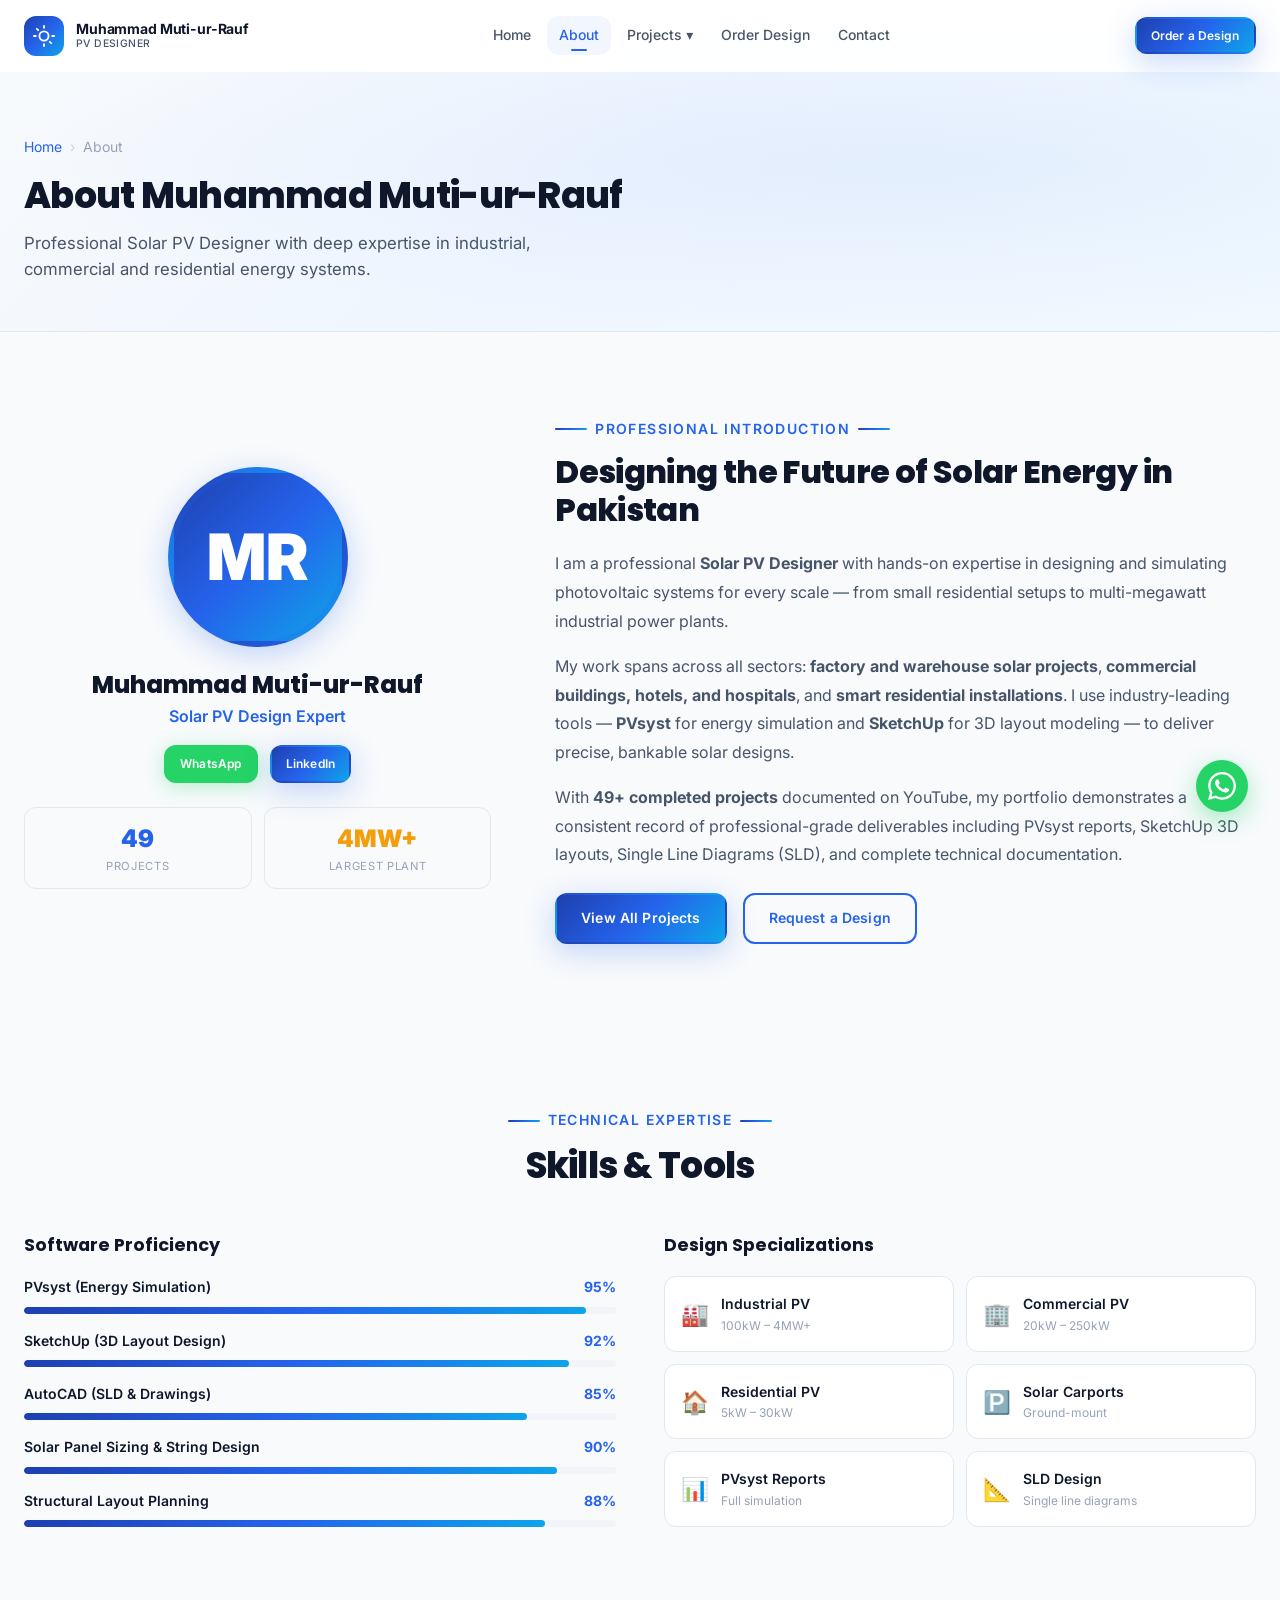
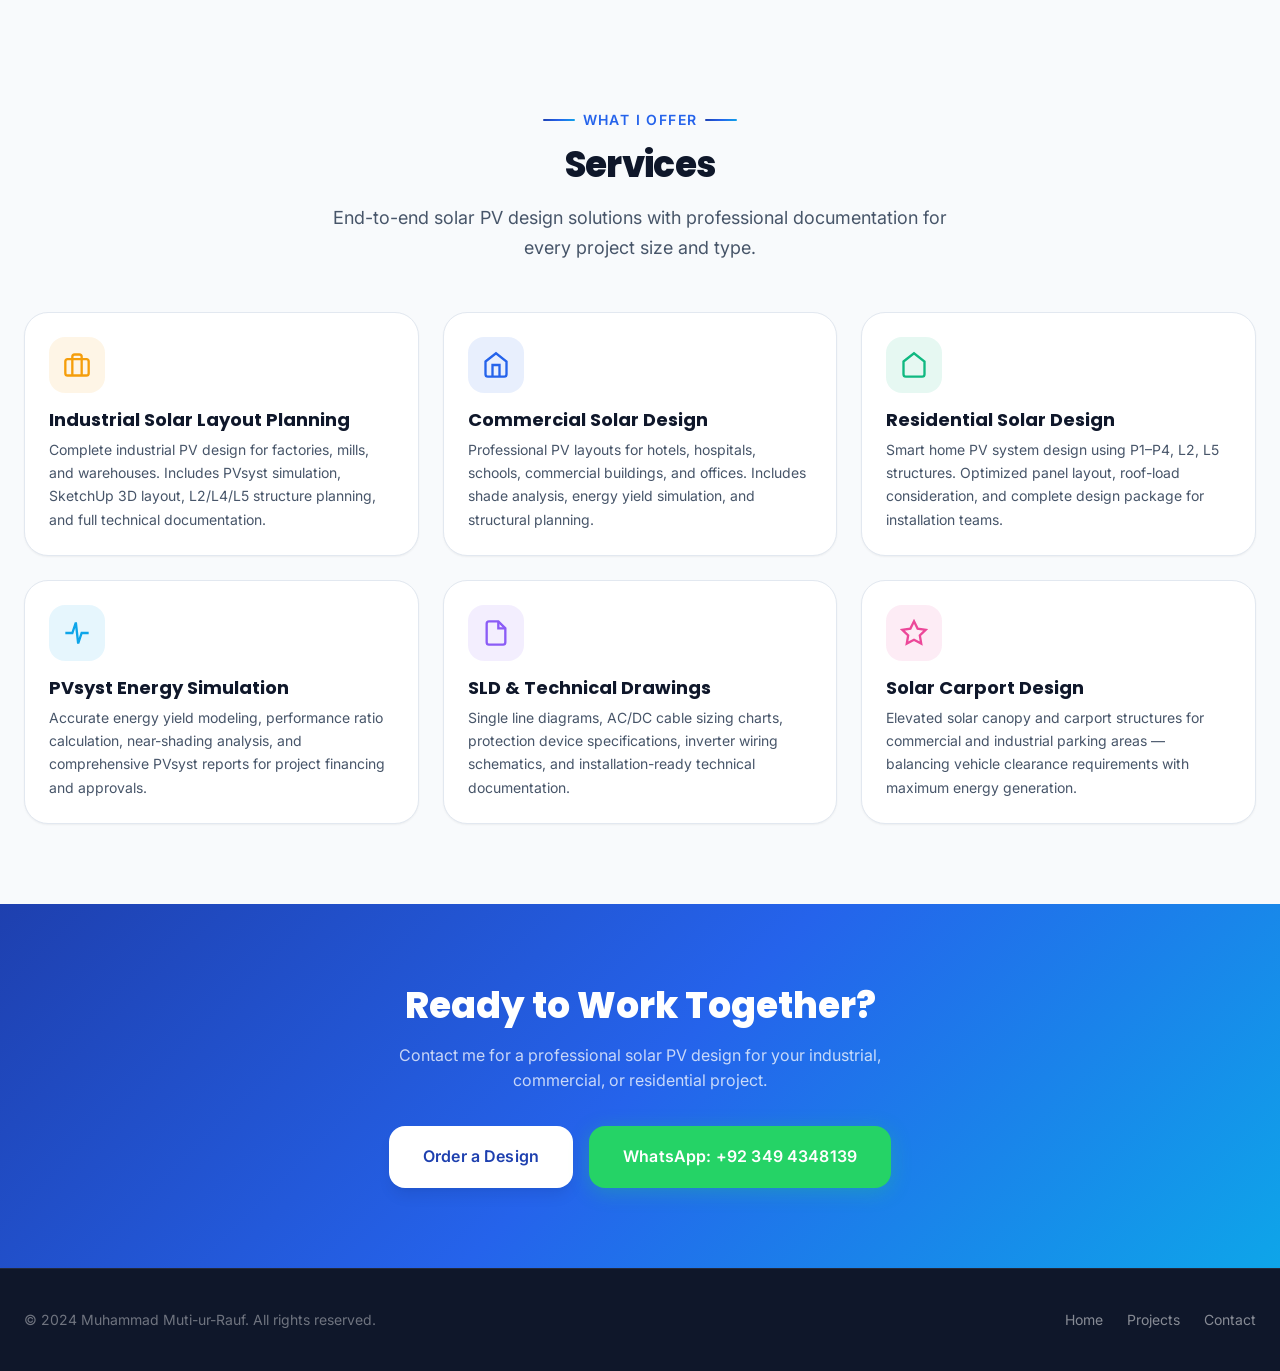
<file: about.html>
<!DOCTYPE html>
<html lang="en">
<head>
  <meta charset="UTF-8"/><meta name="viewport" content="width=device-width, initial-scale=1.0"/>
  <title>About | Muhammad Muti-ur-Rauf — Solar PV Designer</title>
  <meta name="description" content="Learn about Muhammad Muti-ur-Rauf — a professional Solar PV Designer with expertise in PVsyst, SketchUp, SLD design, and 49+ completed solar projects in Pakistan."/>
  <link rel="icon" type="image/svg+xml" href="data:image/svg+xml,<svg xmlns='http://www.w3.org/2000/svg' viewBox='0 0 32 32'><rect width='32' height='32' rx='8' fill='%231E40AF'/></svg>"/>
  <link rel="stylesheet" href="assets/css/main.css"/>
  <link rel="stylesheet" href="assets/css/components.css"/>
  <link rel="stylesheet" href="assets/css/animations.css"/>
</head>
<body>
<div id="loading-screen"><div class="loader-logo"><svg viewBox="0 0 24 24" fill="none" stroke="currentColor" stroke-width="2"><path d="M12 2L2 7l10 5 10-5-10-5z"/><path d="M2 17l10 5 10-5"/><path d="M2 12l10 5 10-5"/></svg></div><div class="loader-bar"><div class="loader-bar-fill"></div></div><span class="loader-text">Loading...</span></div>

<nav class="navbar"><div class="container navbar-inner">
  <a href="index.html" class="navbar-brand"><div class="navbar-logo"><svg viewBox="0 0 24 24" fill="none" stroke="currentColor" stroke-width="2" stroke-linecap="round" stroke-linejoin="round"><circle cx="12" cy="12" r="5"/><line x1="12" y1="1" x2="12" y2="3"/><line x1="12" y1="21" x2="12" y2="23"/><line x1="4.22" y1="4.22" x2="5.64" y2="5.64"/><line x1="18.36" y1="18.36" x2="19.78" y2="19.78"/><line x1="1" y1="12" x2="3" y2="12"/><line x1="21" y1="12" x2="23" y2="12"/></svg></div><div class="navbar-brand-text"><span class="navbar-brand-name">Muhammad Muti-ur-Rauf</span><span class="navbar-brand-title">PV Designer</span></div></a>
  <ul class="navbar-nav"><li><a href="index.html" class="nav-link">Home</a></li><li><a href="about.html" class="nav-link active">About</a></li><li class="nav-item-dropdown"><a href="projects.html" class="nav-link">Projects ▾</a><div class="nav-dropdown"><a href="projects.html" class="nav-dropdown-link">All Projects</a><a href="industrial.html" class="nav-dropdown-link">Industrial</a><a href="commercial.html" class="nav-dropdown-link">Commercial</a><a href="residential.html" class="nav-dropdown-link">Residential</a></div></li><li><a href="order.html" class="nav-link">Order Design</a></li><li><a href="contact.html" class="nav-link">Contact</a></li></ul>
  <div class="navbar-actions"><a href="order.html" class="btn btn-primary btn-sm btn-ripple">Order a Design</a></div>
  <button class="hamburger" id="hamburger" aria-label="Open menu" aria-expanded="false"><span></span><span></span><span></span></button>
</div></nav>
<div class="mobile-menu" id="mobile-menu"><a href="index.html" class="mobile-nav-link">🏠 Home</a><a href="about.html" class="mobile-nav-link active">👤 About Me</a><a href="projects.html" class="mobile-nav-link">📁 All Projects</a><a href="industrial.html" class="mobile-nav-link">🏭 Industrial</a><a href="commercial.html" class="mobile-nav-link">🏢 Commercial</a><a href="residential.html" class="mobile-nav-link">🏠 Residential</a><a href="order.html" class="mobile-nav-link">📋 Order Design</a><a href="contact.html" class="mobile-nav-link">📞 Contact</a></div>

<!-- Page Hero -->
<section class="page-hero">
  <div class="container page-hero-content">
    <div class="breadcrumbs"><a href="index.html">Home</a><span class="separator">›</span><span>About</span></div>
    <h1 class="section-title" style="text-align:left; margin-bottom: 0.75rem">About Muhammad Muti-ur-Rauf</h1>
    <p style="color:var(--color-text-secondary);font-size:1.05rem;max-width:600px">Professional Solar PV Designer with deep expertise in industrial, commercial and residential energy systems.</p>
  </div>
</section>

<!-- INTRO -->
<section class="section">
  <div class="container">
    <div style="display:grid; grid-template-columns: 1fr 1.5fr; gap: 4rem; align-items: center;">
      <div class="reveal-left" style="text-align:center">
        <div style="width:180px;height:180px;border-radius:50%;background:var(--gradient-primary);display:flex;align-items:center;justify-content:center;margin:0 auto 1.5rem;font-size:4rem;font-weight:900;color:white;border:6px solid rgba(37,99,235,0.2);box-shadow:var(--shadow-blue)">MR</div>
        <h2 style="font-size:1.5rem;font-weight:800;margin-bottom:0.25rem">Muhammad Muti-ur-Rauf</h2>
        <p style="color:var(--color-primary-light);font-weight:600;margin-bottom:1rem">Solar PV Design Expert</p>
        <div style="display:flex;gap:0.75rem;justify-content:center;flex-wrap:wrap">
          <a href="https://wa.me/923494348139" target="_blank" rel="noopener" class="btn btn-whatsapp btn-sm">WhatsApp</a>
          <a href="https://www.linkedin.com/in/muhammad-muti-ur-rauf-4349bb377/" target="_blank" rel="noopener" class="btn btn-primary btn-sm">LinkedIn</a>
        </div>
        <div style="display:grid;grid-template-columns:1fr 1fr;gap:0.75rem;margin-top:1.5rem">
          <div style="background:var(--color-bg);border:1px solid var(--color-border);border-radius:0.75rem;padding:0.75rem;text-align:center"><div style="font-size:1.5rem;font-weight:900;color:var(--color-primary-light)" data-count="49">0</div><div style="font-size:0.7rem;color:var(--color-text-muted);text-transform:uppercase;letter-spacing:0.06em">Projects</div></div>
          <div style="background:var(--color-bg);border:1px solid var(--color-border);border-radius:0.75rem;padding:0.75rem;text-align:center"><div style="font-size:1.5rem;font-weight:900;color:var(--color-solar)">4MW+</div><div style="font-size:0.7rem;color:var(--color-text-muted);text-transform:uppercase;letter-spacing:0.06em">Largest Plant</div></div>
        </div>
      </div>
      <div class="reveal-right">
        <div class="section-label" style="justify-content:flex-start">Professional Introduction</div>
        <h2 style="font-size:2rem;font-weight:800;margin-bottom:1.25rem;letter-spacing:-0.02em">Designing the Future of Solar Energy in Pakistan</h2>
        <p style="color:var(--color-text-secondary);line-height:1.8;margin-bottom:1rem">
          I am a professional <strong>Solar PV Designer</strong> with hands-on expertise in designing and simulating photovoltaic systems for every scale — from small residential setups to multi-megawatt industrial power plants.
        </p>
        <p style="color:var(--color-text-secondary);line-height:1.8;margin-bottom:1rem">
          My work spans across all sectors: <strong>factory and warehouse solar projects</strong>, <strong>commercial buildings, hotels, and hospitals</strong>, and <strong>smart residential installations</strong>. I use industry-leading tools — <strong>PVsyst</strong> for energy simulation and <strong>SketchUp</strong> for 3D layout modeling — to deliver precise, bankable solar designs.
        </p>
        <p style="color:var(--color-text-secondary);line-height:1.8;margin-bottom:1.5rem">
          With <strong>49+ completed projects</strong> documented on YouTube, my portfolio demonstrates a consistent record of professional-grade deliverables including PVsyst reports, SketchUp 3D layouts, Single Line Diagrams (SLD), and complete technical documentation.
        </p>
        <div style="display:flex;gap:1rem;flex-wrap:wrap">
          <a href="projects.html" class="btn btn-primary btn-ripple">View All Projects</a>
          <a href="order.html" class="btn btn-outline btn-ripple">Request a Design</a>
        </div>
      </div>
    </div>
  </div>
</section>

<!-- SKILLS -->
<section class="section" style="background:var(--color-bg);">
  <div class="container">
    <div class="section-header">
      <div class="section-label">Technical Expertise</div>
      <h2 class="section-title">Skills &amp; Tools</h2>
    </div>
    <div style="display:grid;grid-template-columns:1fr 1fr;gap:3rem">
      <div class="reveal-left">
        <h3 style="font-size:1.1rem;font-weight:700;margin-bottom:1.25rem;color:var(--color-text)">Software Proficiency</h3>
        <div class="skill-item"><div class="skill-top"><span class="skill-name">PVsyst (Energy Simulation)</span><span class="skill-pct">95%</span></div><div class="skill-bar"><div class="skill-fill" data-width="95%"></div></div></div>
        <div class="skill-item"><div class="skill-top"><span class="skill-name">SketchUp (3D Layout Design)</span><span class="skill-pct">92%</span></div><div class="skill-bar"><div class="skill-fill" data-width="92%"></div></div></div>
        <div class="skill-item"><div class="skill-top"><span class="skill-name">AutoCAD (SLD &amp; Drawings)</span><span class="skill-pct">85%</span></div><div class="skill-bar"><div class="skill-fill" data-width="85%"></div></div></div>
        <div class="skill-item"><div class="skill-top"><span class="skill-name">Solar Panel Sizing &amp; String Design</span><span class="skill-pct">90%</span></div><div class="skill-bar"><div class="skill-fill" data-width="90%"></div></div></div>
        <div class="skill-item"><div class="skill-top"><span class="skill-name">Structural Layout Planning</span><span class="skill-pct">88%</span></div><div class="skill-bar"><div class="skill-fill" data-width="88%"></div></div></div>
      </div>
      <div class="reveal-right">
        <h3 style="font-size:1.1rem;font-weight:700;margin-bottom:1.25rem;color:var(--color-text)">Design Specializations</h3>
        <div style="display:grid;grid-template-columns:1fr 1fr;gap:0.75rem">
          <div style="background:white;border:1px solid var(--color-border);border-radius:0.75rem;padding:1rem;display:flex;align-items:center;gap:0.75rem"><span style="font-size:1.4rem">🏭</span><div><div style="font-weight:600;font-size:0.875rem">Industrial PV</div><div style="font-size:0.75rem;color:var(--color-text-muted)">100kW – 4MW+</div></div></div>
          <div style="background:white;border:1px solid var(--color-border);border-radius:0.75rem;padding:1rem;display:flex;align-items:center;gap:0.75rem"><span style="font-size:1.4rem">🏢</span><div><div style="font-weight:600;font-size:0.875rem">Commercial PV</div><div style="font-size:0.75rem;color:var(--color-text-muted)">20kW – 250kW</div></div></div>
          <div style="background:white;border:1px solid var(--color-border);border-radius:0.75rem;padding:1rem;display:flex;align-items:center;gap:0.75rem"><span style="font-size:1.4rem">🏠</span><div><div style="font-weight:600;font-size:0.875rem">Residential PV</div><div style="font-size:0.75rem;color:var(--color-text-muted)">5kW – 30kW</div></div></div>
          <div style="background:white;border:1px solid var(--color-border);border-radius:0.75rem;padding:1rem;display:flex;align-items:center;gap:0.75rem"><span style="font-size:1.4rem">🅿️</span><div><div style="font-weight:600;font-size:0.875rem">Solar Carports</div><div style="font-size:0.75rem;color:var(--color-text-muted)">Ground-mount</div></div></div>
          <div style="background:white;border:1px solid var(--color-border);border-radius:0.75rem;padding:1rem;display:flex;align-items:center;gap:0.75rem"><span style="font-size:1.4rem">📊</span><div><div style="font-weight:600;font-size:0.875rem">PVsyst Reports</div><div style="font-size:0.75rem;color:var(--color-text-muted)">Full simulation</div></div></div>
          <div style="background:white;border:1px solid var(--color-border);border-radius:0.75rem;padding:1rem;display:flex;align-items:center;gap:0.75rem"><span style="font-size:1.4rem">📐</span><div><div style="font-weight:600;font-size:0.875rem">SLD Design</div><div style="font-size:0.75rem;color:var(--color-text-muted)">Single line diagrams</div></div></div>
        </div>
      </div>
    </div>
  </div>
</section>

<!-- SERVICES -->
<section class="section">
  <div class="container">
    <div class="section-header">
      <div class="section-label">What I Offer</div>
      <h2 class="section-title">Services</h2>
      <p class="section-subtitle">End-to-end solar PV design solutions with professional documentation for every project size and type.</p>
    </div>
    <div class="grid grid-3">
      <div class="service-card reveal"><div class="service-icon" style="background:rgba(245,158,11,0.1)"><svg viewBox="0 0 24 24" fill="none" stroke="#F59E0B" stroke-width="2"><rect x="2" y="7" width="20" height="14" rx="2"/><path d="M16 21V5a2 2 0 0 0-2-2h-4a2 2 0 0 0-2 2v16"/></svg></div><h3 class="service-title">Industrial Solar Layout Planning</h3><p class="service-desc">Complete industrial PV design for factories, mills, and warehouses. Includes PVsyst simulation, SketchUp 3D layout, L2/L4/L5 structure planning, and full technical documentation.</p></div>
      <div class="service-card reveal delay-1"><div class="service-icon" style="background:rgba(37,99,235,0.1)"><svg viewBox="0 0 24 24" fill="none" stroke="#2563EB" stroke-width="2"><path d="M3 9l9-7 9 7v11a2 2 0 0 1-2 2H5a2 2 0 0 1-2-2z"/><polyline points="9 22 9 12 15 12 15 22"/></svg></div><h3 class="service-title">Commercial Solar Design</h3><p class="service-desc">Professional PV layouts for hotels, hospitals, schools, commercial buildings, and offices. Includes shade analysis, energy yield simulation, and structural planning.</p></div>
      <div class="service-card reveal delay-2"><div class="service-icon" style="background:rgba(16,185,129,0.1)"><svg viewBox="0 0 24 24" fill="none" stroke="#10B981" stroke-width="2"><path d="M3 9l9-7 9 7v11a2 2 0 0 1-2 2H5a2 2 0 0 1-2-2z"/></svg></div><h3 class="service-title">Residential Solar Design</h3><p class="service-desc">Smart home PV system design using P1–P4, L2, L5 structures. Optimized panel layout, roof-load consideration, and complete design package for installation teams.</p></div>
      <div class="service-card reveal delay-3"><div class="service-icon" style="background:rgba(14,165,233,0.1)"><svg viewBox="0 0 24 24" fill="none" stroke="#0EA5E9" stroke-width="2"><polyline points="22 12 16 12 13 21 11 3 8 12 2 12"/></svg></div><h3 class="service-title">PVsyst Energy Simulation</h3><p class="service-desc">Accurate energy yield modeling, performance ratio calculation, near-shading analysis, and comprehensive PVsyst reports for project financing and approvals.</p></div>
      <div class="service-card reveal delay-4"><div class="service-icon" style="background:rgba(139,92,246,0.1)"><svg viewBox="0 0 24 24" fill="none" stroke="#8B5CF6" stroke-width="2"><path d="M14 2H6a2 2 0 0 0-2 2v16a2 2 0 0 0 2 2h12a2 2 0 0 0 2-2V8z"/><polyline points="14 2 14 8 20 8"/></svg></div><h3 class="service-title">SLD &amp; Technical Drawings</h3><p class="service-desc">Single line diagrams, AC/DC cable sizing charts, protection device specifications, inverter wiring schematics, and installation-ready technical documentation.</p></div>
      <div class="service-card reveal delay-5"><div class="service-icon" style="background:rgba(236,72,153,0.1)"><svg viewBox="0 0 24 24" fill="none" stroke="#EC4899" stroke-width="2"><polygon points="12 2 15.09 8.26 22 9.27 17 14.14 18.18 21.02 12 17.77 5.82 21.02 7 14.14 2 9.27 8.91 8.26 12 2"/></svg></div><h3 class="service-title">Solar Carport Design</h3><p class="service-desc">Elevated solar canopy and carport structures for commercial and industrial parking areas — balancing vehicle clearance requirements with maximum energy generation.</p></div>
    </div>
  </div>
</section>

<!-- CTA -->
<section style="background:var(--gradient-primary);padding:5rem 0;">
  <div class="container" style="text-align:center">
    <h2 style="font-size:clamp(1.5rem,4vw,2.25rem);font-weight:800;color:white;margin-bottom:1rem">Ready to Work Together?</h2>
    <p style="color:rgba(255,255,255,0.75);margin-bottom:2rem;max-width:520px;margin-left:auto;margin-right:auto">Contact me for a professional solar PV design for your industrial, commercial, or residential project.</p>
    <div style="display:flex;gap:1rem;justify-content:center;flex-wrap:wrap">
      <a href="order.html" class="btn btn-white btn-lg btn-ripple">Order a Design</a>
      <a href="https://wa.me/923494348139" target="_blank" rel="noopener" class="btn btn-whatsapp btn-lg btn-ripple">WhatsApp: +92 349 4348139</a>
    </div>
  </div>
</section>

<!-- Footer (compact reuse) -->
<footer class="footer"><div style="padding:2.5rem 0;border-top:1px solid rgba(255,255,255,0.08)"><div class="container" style="display:flex;justify-content:space-between;flex-wrap:wrap;gap:1rem;font-size:0.875rem;color:rgba(255,255,255,0.4)"><span>© 2024 Muhammad Muti-ur-Rauf. All rights reserved.</span><div style="display:flex;gap:1.5rem"><a href="index.html" style="color:rgba(255,255,255,0.5)">Home</a><a href="projects.html" style="color:rgba(255,255,255,0.5)">Projects</a><a href="contact.html" style="color:rgba(255,255,255,0.5)">Contact</a></div></div></div></footer>

<a href="https://wa.me/923494348139" target="_blank" rel="noopener" id="whatsapp-float" aria-label="WhatsApp"><svg viewBox="0 0 24 24" fill="currentColor" style="width:28px;height:28px"><path d="M17.472 14.382c-.297-.149-1.758-.867-2.03-.967-.273-.099-.471-.148-.67.15-.197.297-.767.966-.94 1.164-.173.199-.347.223-.644.075-.297-.15-1.255-.463-2.39-1.475-.883-.788-1.48-1.761-1.653-2.059-.173-.297-.018-.458.13-.606.134-.133.298-.347.446-.52.149-.174.198-.298.298-.497.099-.198.05-.371-.025-.52-.075-.149-.669-1.612-.916-2.207-.242-.579-.487-.5-.669-.51-.173-.008-.371-.01-.57-.01-.198 0-.52.074-.792.372-.272.297-1.04 1.016-1.04 2.479 0 1.462 1.065 2.875 1.213 3.074.149.198 2.096 3.2 5.077 4.487.709.306 1.262.489 1.694.625.712.227 1.36.195 1.871.118.571-.085 1.758-.719 2.006-1.413.248-.694.248-1.289.173-1.413-.074-.124-.272-.198-.57-.347m-5.421 7.403h-.004a9.87 9.87 0 01-5.031-1.378l-.361-.214-3.741.982.998-3.648-.235-.374a9.86 9.86 0 01-1.51-5.26c.001-5.45 4.436-9.884 9.888-9.884 2.64 0 5.122 1.03 6.988 2.898a9.825 9.825 0 012.893 6.994c-.003 5.45-4.437 9.884-9.885 9.884m8.413-18.297A11.815 11.815 0 0012.05 0C5.495 0 .16 5.335.157 11.892c0 2.096.547 4.142 1.588 5.945L.057 24l6.305-1.654a11.882 11.882 0 005.683 1.448h.005c6.554 0 11.89-5.335 11.893-11.893a11.821 11.821 0 00-3.48-8.413z"/></svg></a>
<button id="back-to-top" aria-label="Back to top"><svg width="20" height="20" viewBox="0 0 24 24" fill="none" stroke="currentColor" stroke-width="2.5" stroke-linecap="round"><polyline points="18 15 12 9 6 15"/></svg></button>

<script src="assets/js/projects.js"></script>
<script src="assets/js/main.js"></script>
</body>
</html>
</file>
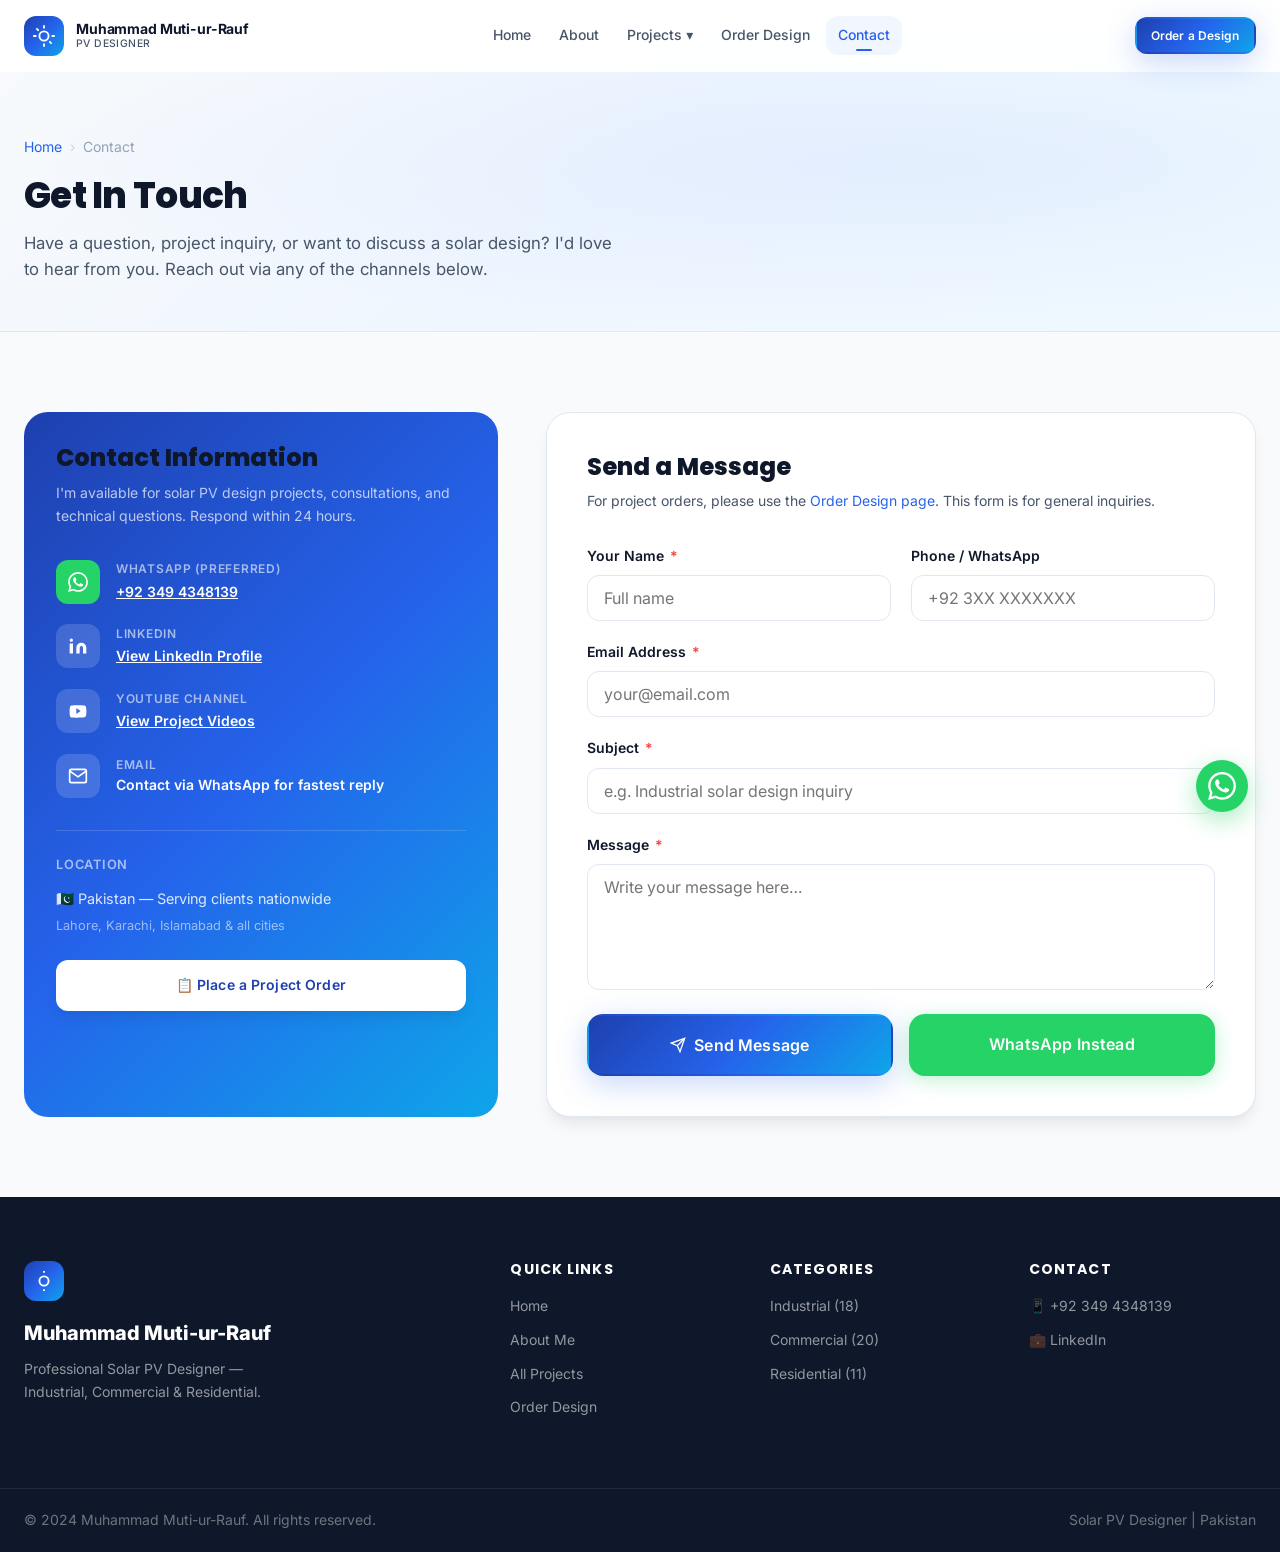
<file: contact.html>
<!DOCTYPE html>
<html lang="en">
<head>
  <meta charset="UTF-8"/><meta name="viewport" content="width=device-width, initial-scale=1.0"/>
  <title>Contact | Muhammad Muti-ur-Rauf Solar PV Designer</title>
  <meta name="description" content="Contact Muhammad Muti-ur-Rauf — Solar PV Designer. WhatsApp: +92 349 4348139 | LinkedIn | Professional solar design inquiries welcome."/>
  <link rel="icon" type="image/svg+xml" href="data:image/svg+xml,<svg xmlns='http://www.w3.org/2000/svg' viewBox='0 0 32 32'><rect width='32' height='32' rx='8' fill='%231E40AF'/></svg>"/>
  <link rel="stylesheet" href="assets/css/main.css"/>
  <link rel="stylesheet" href="assets/css/components.css"/>
  <link rel="stylesheet" href="assets/css/animations.css"/>
</head>
<body>
<div id="loading-screen"><div class="loader-logo"><svg viewBox="0 0 24 24" fill="none" stroke="currentColor" stroke-width="2"><path d="M12 2L2 7l10 5 10-5-10-5z"/><path d="M2 17l10 5 10-5"/><path d="M2 12l10 5 10-5"/></svg></div><div class="loader-bar"><div class="loader-bar-fill"></div></div><span class="loader-text">Loading...</span></div>

<nav class="navbar"><div class="container navbar-inner">
  <a href="index.html" class="navbar-brand"><div class="navbar-logo"><svg viewBox="0 0 24 24" fill="none" stroke="currentColor" stroke-width="2" stroke-linecap="round" stroke-linejoin="round"><circle cx="12" cy="12" r="5"/><line x1="12" y1="1" x2="12" y2="3"/><line x1="12" y1="21" x2="12" y2="23"/><line x1="4.22" y1="4.22" x2="5.64" y2="5.64"/><line x1="18.36" y1="18.36" x2="19.78" y2="19.78"/><line x1="1" y1="12" x2="3" y2="12"/><line x1="21" y1="12" x2="23" y2="12"/></svg></div><div class="navbar-brand-text"><span class="navbar-brand-name">Muhammad Muti-ur-Rauf</span><span class="navbar-brand-title">PV Designer</span></div></a>
  <ul class="navbar-nav"><li><a href="index.html" class="nav-link">Home</a></li><li><a href="about.html" class="nav-link">About</a></li><li class="nav-item-dropdown"><a href="projects.html" class="nav-link">Projects ▾</a><div class="nav-dropdown"><a href="projects.html" class="nav-dropdown-link">All Projects</a><a href="industrial.html" class="nav-dropdown-link">Industrial</a><a href="commercial.html" class="nav-dropdown-link">Commercial</a><a href="residential.html" class="nav-dropdown-link">Residential</a></div></li><li><a href="order.html" class="nav-link">Order Design</a></li><li><a href="contact.html" class="nav-link active">Contact</a></li></ul>
  <div class="navbar-actions"><a href="order.html" class="btn btn-primary btn-sm btn-ripple">Order a Design</a></div>
  <button class="hamburger" id="hamburger" aria-label="Open menu" aria-expanded="false"><span></span><span></span><span></span></button>
</div></nav>
<div class="mobile-menu" id="mobile-menu"><a href="index.html" class="mobile-nav-link">🏠 Home</a><a href="about.html" class="mobile-nav-link">👤 About Me</a><a href="projects.html" class="mobile-nav-link">📁 All Projects</a><a href="industrial.html" class="mobile-nav-link">🏭 Industrial</a><a href="commercial.html" class="mobile-nav-link">🏢 Commercial</a><a href="residential.html" class="mobile-nav-link">🏠 Residential</a><a href="order.html" class="mobile-nav-link">📋 Order Design</a><a href="contact.html" class="mobile-nav-link active">📞 Contact</a></div>

<!-- Page Hero -->
<section class="page-hero">
  <div class="container page-hero-content">
    <div class="breadcrumbs"><a href="index.html">Home</a><span class="separator">›</span><span>Contact</span></div>
    <h1 class="section-title" style="text-align:left;margin-bottom:0.75rem">Get In Touch</h1>
    <p style="color:var(--color-text-secondary);font-size:1.05rem;max-width:600px">Have a question, project inquiry, or want to discuss a solar design? I'd love to hear from you. Reach out via any of the channels below.</p>
  </div>
</section>

<!-- CONTACT SECTION -->
<section class="section">
  <div class="container">
    <div style="display:grid;grid-template-columns:1fr 1.5fr;gap:3rem;align-items:start">

      <!-- Left: Contact Info -->
      <div class="contact-info-card reveal-left">
        <h2 class="contact-info-title">Contact Information</h2>
        <p class="contact-info-sub">I'm available for solar PV design projects, consultations, and technical questions. Respond within 24 hours.</p>

        <div class="contact-method">
          <div class="contact-method-icon" style="background:#25D366">
            <svg viewBox="0 0 24 24" fill="currentColor"><path d="M17.472 14.382c-.297-.149-1.758-.867-2.03-.967-.273-.099-.471-.148-.67.15-.197.297-.767.966-.94 1.164-.173.199-.347.223-.644.075-.297-.15-1.255-.463-2.39-1.475-.883-.788-1.48-1.761-1.653-2.059-.173-.297-.018-.458.13-.606.134-.133.298-.347.446-.52.149-.174.198-.298.298-.497.099-.198.05-.371-.025-.52-.075-.149-.669-1.612-.916-2.207-.242-.579-.487-.5-.669-.51a9 9 0 00-.57-.01c-.198 0-.52.074-.792.372-.272.297-1.04 1.016-1.04 2.479 0 1.462 1.065 2.875 1.213 3.074.149.198 2.096 3.2 5.077 4.487.709.306 1.262.489 1.694.625.712.227 1.36.195 1.871.118.571-.085 1.758-.719 2.006-1.413.248-.694.248-1.289.173-1.413-.074-.124-.272-.198-.57-.347m-5.421 7.403h-.004a9.87 9.87 0 01-5.031-1.378l-.361-.214-3.741.982.998-3.648-.235-.374a9.86 9.86 0 01-1.51-5.26c.001-5.45 4.436-9.884 9.888-9.884 2.64 0 5.122 1.03 6.988 2.898a9.825 9.825 0 012.893 6.994c-.003 5.45-4.437 9.884-9.885 9.884m8.413-18.297A11.815 11.815 0 0012.05 0C5.495 0 .16 5.335.157 11.892c0 2.096.547 4.142 1.588 5.945L.057 24l6.305-1.654a11.882 11.882 0 005.683 1.448h.005c6.554 0 11.89-5.335 11.893-11.893a11.821 11.821 0 00-3.48-8.413z"/></svg>
          </div>
          <div>
            <div class="contact-method-label">WhatsApp (Preferred)</div>
            <a href="https://wa.me/923494348139" target="_blank" rel="noopener" class="contact-method-value" style="color:white;text-decoration:underline">+92 349 4348139</a>
          </div>
        </div>

        <div class="contact-method">
          <div class="contact-method-icon">
            <svg viewBox="0 0 24 24" fill="currentColor"><path d="M16 8a6 6 0 0 1 6 6v7h-4v-7a2 2 0 0 0-2-2 2 2 0 0 0-2 2v7h-4v-7a6 6 0 0 1 6-6z M2 9h4v12H2z M4 3a2 2 0 1 1 0 4 2 2 0 0 1 0-4z"/></svg>
          </div>
          <div>
            <div class="contact-method-label">LinkedIn</div>
            <a href="https://www.linkedin.com/in/muhammad-muti-ur-rauf-4349bb377/" target="_blank" rel="noopener" class="contact-method-value" style="color:white;text-decoration:underline">View LinkedIn Profile</a>
          </div>
        </div>

        <div class="contact-method">
          <div class="contact-method-icon">
            <svg viewBox="0 0 24 24" fill="currentColor"><path d="M21.593 7.203a2.506 2.506 0 0 0-1.762-1.766C18.265 5.007 12 5 12 5s-6.264-.007-7.831.44a2.506 2.506 0 0 0-1.763 1.763c-.456 1.713-.461 5.33-.461 5.33s-.005 3.626.455 5.33c.252.952.997 1.693 1.963 1.944C6.002 20.007 12 20 12 20s6.264.007 7.831-.44a2.5 2.5 0 0 0 1.762-1.766c.456-1.713.456-5.326.456-5.326s.007-3.618-.456-5.265zM10 15.5v-7l5.2 3.5z"/></svg>
          </div>
          <div>
            <div class="contact-method-label">YouTube Channel</div>
            <a href="https://www.youtube.com/playlist?list=PLAnIFsPchnbF1OdfdcnvTvRguIErbk93k" target="_blank" rel="noopener" class="contact-method-value" style="color:white;text-decoration:underline">View Project Videos</a>
          </div>
        </div>

        <div class="contact-method">
          <div class="contact-method-icon">
            <svg viewBox="0 0 24 24" fill="none" stroke="currentColor" stroke-width="2"><path d="M4 4h16c1.1 0 2 .9 2 2v12c0 1.1-.9 2-2 2H4c-1.1 0-2-.9-2-2V6c0-1.1.9-2 2-2z"/><polyline points="22,6 12,13 2,6"/></svg>
          </div>
          <div>
            <div class="contact-method-label">Email</div>
            <div class="contact-method-value">Contact via WhatsApp for fastest reply</div>
          </div>
        </div>

        <div style="margin-top:2rem;padding-top:1.5rem;border-top:1px solid rgba(255,255,255,0.15)">
          <div style="font-size:0.8rem;color:rgba(255,255,255,0.6);margin-bottom:0.75rem;text-transform:uppercase;letter-spacing:0.06em;font-weight:600">Location</div>
          <div style="font-size:0.9rem;color:rgba(255,255,255,0.85)">🇵🇰 Pakistan — Serving clients nationwide</div>
          <div style="font-size:0.8rem;color:rgba(255,255,255,0.55);margin-top:0.35rem">Lahore, Karachi, Islamabad &amp; all cities</div>
        </div>

        <div style="margin-top:1.5rem">
          <a href="order.html" class="btn btn-white" style="width:100%;justify-content:center">📋 Place a Project Order</a>
        </div>
      </div>

      <!-- Right: Contact Form -->
      <div class="reveal-right">
        <div style="background:white;border:1px solid var(--color-border);border-radius:1.5rem;padding:2.5rem;box-shadow:var(--shadow-lg)">
          <h2 style="font-size:1.5rem;font-weight:800;margin-bottom:0.5rem">Send a Message</h2>
          <p style="color:var(--color-text-secondary);font-size:0.875rem;margin-bottom:2rem">For project orders, please use the <a href="order.html" style="color:var(--color-primary-light)">Order Design page</a>. This form is for general inquiries.</p>

          <div id="contact-alert"></div>

          <form id="contact-form" novalidate>
            <div style="display:grid;grid-template-columns:1fr 1fr;gap:1.25rem;margin-bottom:1.25rem">
              <div class="form-group">
                <label class="form-label" for="c-name">Your Name <span class="required">*</span></label>
                <input type="text" id="c-name" name="name" class="form-control" placeholder="Full name" required/>
                <span class="form-error" data-error="name">Name is required.</span>
              </div>
              <div class="form-group">
                <label class="form-label" for="c-phone">Phone / WhatsApp</label>
                <input type="tel" id="c-phone" name="phone" class="form-control" placeholder="+92 3XX XXXXXXX"/>
              </div>
            </div>
            <div class="form-group" style="margin-bottom:1.25rem">
              <label class="form-label" for="c-email">Email Address <span class="required">*</span></label>
              <input type="email" id="c-email" name="email" class="form-control" placeholder="your@email.com" required/>
              <span class="form-error" data-error="email">Valid email is required.</span>
            </div>
            <div class="form-group" style="margin-bottom:1.25rem">
              <label class="form-label" for="c-subject">Subject <span class="required">*</span></label>
              <input type="text" id="c-subject" name="subject" class="form-control" placeholder="e.g. Industrial solar design inquiry" required/>
              <span class="form-error" data-error="subject">Subject is required.</span>
            </div>
            <div class="form-group" style="margin-bottom:1.5rem">
              <label class="form-label" for="c-message">Message <span class="required">*</span></label>
              <textarea id="c-message" name="message" class="form-control" rows="5" placeholder="Write your message here…" required style="resize:vertical"></textarea>
              <span class="form-error" data-error="message">Message is required.</span>
            </div>
            <div style="display:flex;gap:1rem;flex-wrap:wrap">
              <button type="submit" class="btn btn-primary btn-lg btn-ripple" style="flex:1">
                <svg width="16" height="16" viewBox="0 0 24 24" fill="none" stroke="currentColor" stroke-width="2"><line x1="22" y1="2" x2="11" y2="13"/><polygon points="22 2 15 22 11 13 2 9 22 2"/></svg>
                Send Message
              </button>
              <a href="https://wa.me/923494348139" target="_blank" rel="noopener" class="btn btn-whatsapp btn-lg btn-ripple" style="flex:1">
                WhatsApp Instead
              </a>
            </div>
          </form>
        </div>
      </div>
    </div>
  </div>
</section>

<!-- Footer -->
<footer class="footer">
  <div class="footer-main"><div class="container"><div class="footer-grid">
    <div class="footer-brand"><div class="navbar-logo" style="margin-bottom:1rem"><svg viewBox="0 0 24 24" fill="none" stroke="currentColor" stroke-width="2" style="width:22px;height:22px;color:white"><circle cx="12" cy="12" r="5"/><line x1="12" y1="1" x2="12" y2="3"/><line x1="12" y1="21" x2="12" y2="23"/></svg></div><div class="footer-brand-name">Muhammad Muti-ur-Rauf</div><p class="footer-tagline">Professional Solar PV Designer — Industrial, Commercial &amp; Residential.</p></div>
    <div><h3 class="footer-heading">Quick Links</h3><ul class="footer-links"><li><a href="index.html" class="footer-link">Home</a></li><li><a href="about.html" class="footer-link">About Me</a></li><li><a href="projects.html" class="footer-link">All Projects</a></li><li><a href="order.html" class="footer-link">Order Design</a></li></ul></div>
    <div><h3 class="footer-heading">Categories</h3><ul class="footer-links"><li><a href="industrial.html" class="footer-link">Industrial (18)</a></li><li><a href="commercial.html" class="footer-link">Commercial (20)</a></li><li><a href="residential.html" class="footer-link">Residential (11)</a></li></ul></div>
    <div><h3 class="footer-heading">Contact</h3><ul class="footer-links"><li><a href="https://wa.me/923494348139" class="footer-link">📱 +92 349 4348139</a></li><li><a href="https://www.linkedin.com/in/muhammad-muti-ur-rauf-4349bb377/" target="_blank" rel="noopener" class="footer-link">💼 LinkedIn</a></li></ul></div>
  </div></div></div>
  <div class="footer-bottom"><div class="container" style="display:flex;justify-content:space-between;flex-wrap:wrap;gap:1rem;width:100%"><span>© 2024 Muhammad Muti-ur-Rauf. All rights reserved.</span><span>Solar PV Designer | Pakistan</span></div></div>
</footer>

<a href="https://wa.me/923494348139" target="_blank" rel="noopener" id="whatsapp-float" aria-label="WhatsApp"><svg viewBox="0 0 24 24" fill="currentColor" style="width:28px;height:28px"><path d="M17.472 14.382c-.297-.149-1.758-.867-2.03-.967-.273-.099-.471-.148-.67.15-.197.297-.767.966-.94 1.164-.173.199-.347.223-.644.075-.297-.15-1.255-.463-2.39-1.475-.883-.788-1.48-1.761-1.653-2.059-.173-.297-.018-.458.13-.606.134-.133.298-.347.446-.52.149-.174.198-.298.298-.497.099-.198.05-.371-.025-.52-.075-.149-.669-1.612-.916-2.207-.242-.579-.487-.5-.669-.51a9 9 0 00-.57-.01c-.198 0-.52.074-.792.372-.272.297-1.04 1.016-1.04 2.479 0 1.462 1.065 2.875 1.213 3.074.149.198 2.096 3.2 5.077 4.487.709.306 1.262.489 1.694.625.712.227 1.36.195 1.871.118.571-.085 1.758-.719 2.006-1.413.248-.694.248-1.289.173-1.413-.074-.124-.272-.198-.57-.347m-5.421 7.403h-.004a9.87 9.87 0 01-5.031-1.378l-.361-.214-3.741.982.998-3.648-.235-.374a9.86 9.86 0 01-1.51-5.26c.001-5.45 4.436-9.884 9.888-9.884 2.64 0 5.122 1.03 6.988 2.898a9.825 9.825 0 012.893 6.994c-.003 5.45-4.437 9.884-9.885 9.884m8.413-18.297A11.815 11.815 0 0012.05 0C5.495 0 .16 5.335.157 11.892c0 2.096.547 4.142 1.588 5.945L.057 24l6.305-1.654a11.882 11.882 0 005.683 1.448h.005c6.554 0 11.89-5.335 11.893-11.893a11.821 11.821 0 00-3.48-8.413z"/></svg></a>
<button id="back-to-top" aria-label="Back to top"><svg width="20" height="20" viewBox="0 0 24 24" fill="none" stroke="currentColor" stroke-width="2.5" stroke-linecap="round"><polyline points="18 15 12 9 6 15"/></svg></button>

<script src="assets/js/main.js"></script>
</body>
</html>
</file>
<file: assets/css/main.css>
/* =============================================
   MAIN.CSS — Global Styles & Design Tokens
   Muhammad Muti-ur-Rauf | PV Designer Portfolio
   ============================================= */

@import url('https://fonts.googleapis.com/css2?family=Inter:wght@300;400;500;600;700;800;900&family=Poppins:wght@400;500;600;700;800&display=swap');

/* ---- CSS Custom Properties ---- */
:root {
  /* Colors */
  --color-primary: #1E40AF;
  --color-primary-light: #2563EB;
  --color-primary-dark: #1e3a8a;
  --color-accent: #0EA5E9;
  --color-accent-light: #38BDF8;
  --color-solar: #F59E0B;
  --color-solar-light: #FCD34D;
  --color-success: #10B981;
  --color-error: #EF4444;
  --color-warning: #F59E0B;

  /* Neutrals */
  --color-white: #FFFFFF;
  --color-bg: #F8FAFC;
  --color-surface: #FFFFFF;
  --color-surface-2: #F1F5F9;
  --color-border: #E2E8F0;
  --color-border-light: #F1F5F9;

  /* Text */
  --color-text: #0F172A;
  --color-text-secondary: #475569;
  --color-text-muted: #94A3B8;
  --color-text-light: #CBD5E1;

  /* Gradients */
  --gradient-primary: linear-gradient(135deg, #1E40AF 0%, #2563EB 50%, #0EA5E9 100%);
  --gradient-hero: linear-gradient(135deg, #0F172A 0%, #1E40AF 40%, #0EA5E9 100%);
  --gradient-card: linear-gradient(145deg, #FFFFFF 0%, #F8FAFC 100%);
  --gradient-solar: linear-gradient(135deg, #F59E0B 0%, #FCD34D 100%);

  /* Typography */
  --font-primary: 'Inter', 'Poppins', system-ui, sans-serif;
  --font-heading: 'Poppins', 'Inter', system-ui, sans-serif;

  /* Font Sizes */
  --text-xs: 0.75rem;
  --text-sm: 0.875rem;
  --text-base: 1rem;
  --text-lg: 1.125rem;
  --text-xl: 1.25rem;
  --text-2xl: 1.5rem;
  --text-3xl: 1.875rem;
  --text-4xl: 2.25rem;
  --text-5xl: 3rem;
  --text-6xl: 3.75rem;

  /* Spacing */
  --space-1: 0.25rem;
  --space-2: 0.5rem;
  --space-3: 0.75rem;
  --space-4: 1rem;
  --space-5: 1.25rem;
  --space-6: 1.5rem;
  --space-8: 2rem;
  --space-10: 2.5rem;
  --space-12: 3rem;
  --space-16: 4rem;
  --space-20: 5rem;
  --space-24: 6rem;

  /* Border radius */
  --radius-sm: 0.375rem;
  --radius-md: 0.5rem;
  --radius-lg: 0.75rem;
  --radius-xl: 1rem;
  --radius-2xl: 1.5rem;
  --radius-full: 9999px;

  /* Shadows */
  --shadow-sm: 0 1px 2px 0 rgb(0 0 0 / 0.05);
  --shadow-md: 0 4px 6px -1px rgb(0 0 0 / 0.07), 0 2px 4px -2px rgb(0 0 0 / 0.04);
  --shadow-lg: 0 10px 15px -3px rgb(0 0 0 / 0.08), 0 4px 6px -4px rgb(0 0 0 / 0.04);
  --shadow-xl: 0 20px 25px -5px rgb(0 0 0 / 0.08), 0 8px 10px -6px rgb(0 0 0 / 0.04);
  --shadow-2xl: 0 25px 50px -12px rgb(0 0 0 / 0.12);
  --shadow-blue: 0 8px 30px rgba(37, 99, 235, 0.25);
  --shadow-solar: 0 8px 30px rgba(245, 158, 11, 0.25);

  /* Transitions */
  --transition-fast: 150ms cubic-bezier(0.4, 0, 0.2, 1);
  --transition-base: 250ms cubic-bezier(0.4, 0, 0.2, 1);
  --transition-slow: 400ms cubic-bezier(0.4, 0, 0.2, 1);

  /* Layout */
  --max-width: 1280px;
  --nav-height: 72px;
}

/* ---- Reset & Base ---- */
*, *::before, *::after {
  box-sizing: border-box;
  margin: 0;
  padding: 0;
}

html {
  scroll-behavior: smooth;
  font-size: 16px;
  -webkit-text-size-adjust: 100%;
}

body {
  font-family: var(--font-primary);
  font-size: var(--text-base);
  color: var(--color-text);
  background-color: var(--color-bg);
  line-height: 1.6;
  -webkit-font-smoothing: antialiased;
  -moz-osx-font-smoothing: grayscale;
  overflow-x: hidden;
}

img, video, svg {
  max-width: 100%;
  height: auto;
  display: block;
}

a {
  color: inherit;
  text-decoration: none;
}

ul, ol {
  list-style: none;
}

button, input, select, textarea {
  font-family: inherit;
  font-size: inherit;
  border: none;
  outline: none;
  background: none;
}

button {
  cursor: pointer;
}

h1, h2, h3, h4, h5, h6 {
  font-family: var(--font-heading);
  line-height: 1.2;
  color: var(--color-text);
  font-weight: 700;
}

/* ---- Layout Utilities ---- */
.container {
  width: 100%;
  max-width: var(--max-width);
  margin: 0 auto;
  padding: 0 var(--space-6);
}

.section {
  padding: var(--space-20) 0;
}

.section-sm {
  padding: var(--space-12) 0;
}

.section-header {
  text-align: center;
  margin-bottom: var(--space-12);
}

.section-label {
  display: inline-flex;
  align-items: center;
  gap: var(--space-2);
  font-size: var(--text-sm);
  font-weight: 600;
  color: var(--color-primary-light);
  text-transform: uppercase;
  letter-spacing: 0.1em;
  margin-bottom: var(--space-3);
}

.section-label::before,
.section-label::after {
  content: '';
  display: block;
  width: 2rem;
  height: 2px;
  background: var(--gradient-primary);
  border-radius: var(--radius-full);
}

.section-title {
  font-size: var(--text-4xl);
  font-weight: 800;
  color: var(--color-text);
  margin-bottom: var(--space-4);
  letter-spacing: -0.02em;
}

.section-subtitle {
  font-size: var(--text-lg);
  color: var(--color-text-secondary);
  max-width: 640px;
  margin: 0 auto;
  line-height: 1.7;
}

/* ---- Grid ---- */
.grid { display: grid; }
.grid-2 { grid-template-columns: repeat(2, 1fr); gap: var(--space-6); }
.grid-3 { grid-template-columns: repeat(3, 1fr); gap: var(--space-6); }
.grid-4 { grid-template-columns: repeat(4, 1fr); gap: var(--space-6); }

/* ---- Flex Utilities ---- */
.flex { display: flex; }
.flex-col { flex-direction: column; }
.items-center { align-items: center; }
.justify-center { justify-content: center; }
.justify-between { justify-content: space-between; }
.gap-2 { gap: var(--space-2); }
.gap-3 { gap: var(--space-3); }
.gap-4 { gap: var(--space-4); }
.gap-6 { gap: var(--space-6); }
.gap-8 { gap: var(--space-8); }

/* ---- Text Utilities ---- */
.text-center { text-align: center; }
.text-left { text-align: left; }
.text-primary { color: var(--color-primary-light); }
.text-muted { color: var(--color-text-secondary); }
.font-bold { font-weight: 700; }
.font-semibold { font-weight: 600; }

/* ---- Badges ---- */
.badge {
  display: inline-flex;
  align-items: center;
  padding: 0.2rem 0.65rem;
  border-radius: var(--radius-full);
  font-size: var(--text-xs);
  font-weight: 600;
  letter-spacing: 0.04em;
  text-transform: uppercase;
}

.badge-industrial {
  background: rgba(245, 158, 11, 0.12);
  color: #92400E;
  border: 1px solid rgba(245, 158, 11, 0.25);
}

.badge-commercial {
  background: rgba(37, 99, 235, 0.1);
  color: #1E40AF;
  border: 1px solid rgba(37, 99, 235, 0.2);
}

.badge-residential {
  background: rgba(16, 185, 129, 0.1);
  color: #065F46;
  border: 1px solid rgba(16, 185, 129, 0.2);
}

/* ---- Divider ---- */
.divider {
  width: 4rem;
  height: 3px;
  background: var(--gradient-primary);
  border-radius: var(--radius-full);
  margin: var(--space-4) auto;
}

/* ---- Highlight Text ---- */
.text-gradient {
  background: var(--gradient-primary);
  -webkit-background-clip: text;
  -webkit-text-fill-color: transparent;
  background-clip: text;
}

.text-solar {
  background: var(--gradient-solar);
  -webkit-background-clip: text;
  -webkit-text-fill-color: transparent;
  background-clip: text;
}

/* ---- Loading Screen ---- */
#loading-screen {
  position: fixed;
  inset: 0;
  z-index: 9999;
  background: var(--color-white);
  display: flex;
  flex-direction: column;
  align-items: center;
  justify-content: center;
  transition: opacity 0.4s ease, visibility 0.4s ease;
}

#loading-screen.hidden {
  opacity: 0;
  visibility: hidden;
  pointer-events: none;
}

.loader-logo {
  width: 64px;
  height: 64px;
  background: var(--gradient-primary);
  border-radius: var(--radius-xl);
  display: flex;
  align-items: center;
  justify-content: center;
  margin-bottom: var(--space-4);
  animation: pulseScale 1s ease-in-out infinite;
}

.loader-logo svg { width: 36px; height: 36px; color: white; }

.loader-text {
  font-size: var(--text-sm);
  color: var(--color-text-muted);
  margin-top: var(--space-4);
  letter-spacing: 0.08em;
  text-transform: uppercase;
}

.loader-bar {
  width: 160px;
  height: 3px;
  background: var(--color-border);
  border-radius: var(--radius-full);
  margin-top: var(--space-3);
  overflow: hidden;
}

.loader-bar-fill {
  height: 100%;
  background: var(--gradient-primary);
  border-radius: var(--radius-full);
  animation: loadBar 1.2s ease-in-out infinite;
}

/* ---- Back to Top ---- */
#back-to-top {
  position: fixed;
  bottom: 2rem;
  right: 2rem;
  z-index: 1000;
  width: 48px;
  height: 48px;
  background: var(--gradient-primary);
  color: white;
  border-radius: var(--radius-full);
  display: flex;
  align-items: center;
  justify-content: center;
  box-shadow: var(--shadow-blue);
  cursor: pointer;
  opacity: 0;
  visibility: hidden;
  transform: translateY(10px);
  transition: all var(--transition-base);
}

#back-to-top.visible {
  opacity: 1;
  visibility: visible;
  transform: translateY(0);
}

#back-to-top:hover {
  transform: translateY(-3px);
  box-shadow: 0 12px 35px rgba(37, 99, 235, 0.4);
}

/* ---- Floating WhatsApp ---- */
#whatsapp-float {
  position: fixed;
  bottom: 5.5rem;
  right: 2rem;
  z-index: 1000;
  width: 52px;
  height: 52px;
  background: #25D366;
  color: white;
  border-radius: var(--radius-full);
  display: flex;
  align-items: center;
  justify-content: center;
  box-shadow: 0 8px 25px rgba(37, 211, 102, 0.4);
  cursor: pointer;
  transition: all var(--transition-base);
  animation: bounceIn 0.6s ease backwards 1s;
}

#whatsapp-float:hover {
  transform: scale(1.1);
  box-shadow: 0 12px 35px rgba(37, 211, 102, 0.5);
}

#whatsapp-float svg { width: 28px; height: 28px; }

/* ---- Form Elements ---- */
.form-group {
  display: flex;
  flex-direction: column;
  gap: var(--space-2);
}

.form-label {
  font-size: var(--text-sm);
  font-weight: 600;
  color: var(--color-text);
}

.form-label .required {
  color: var(--color-error);
  margin-left: 2px;
}

.form-control {
  width: 100%;
  padding: 0.75rem 1rem;
  border: 1.5px solid var(--color-border);
  border-radius: var(--radius-lg);
  font-size: var(--text-base);
  color: var(--color-text);
  background: var(--color-white);
  transition: border-color var(--transition-fast), box-shadow var(--transition-fast);
}

.form-control:focus {
  border-color: var(--color-primary-light);
  box-shadow: 0 0 0 3px rgba(37, 99, 235, 0.12);
}

.form-control.error {
  border-color: var(--color-error);
  box-shadow: 0 0 0 3px rgba(239, 68, 68, 0.1);
}

.form-control.success {
  border-color: var(--color-success);
}

.form-error {
  font-size: var(--text-sm);
  color: var(--color-error);
  display: none;
}

.form-error.visible { display: block; }

/* ---- Alert / Toast ---- */
.alert {
  padding: var(--space-4) var(--space-5);
  border-radius: var(--radius-lg);
  font-weight: 500;
  display: flex;
  align-items: center;
  gap: var(--space-3);
  font-size: var(--text-sm);
}

.alert-success {
  background: rgba(16, 185, 129, 0.1);
  border: 1px solid rgba(16, 185, 129, 0.3);
  color: #065F46;
}

.alert-error {
  background: rgba(239, 68, 68, 0.08);
  border: 1px solid rgba(239, 68, 68, 0.2);
  color: #991B1B;
}

/* ---- Responsive ---- */
@media (max-width: 1024px) {
  .grid-4 { grid-template-columns: repeat(2, 1fr); }
  .grid-3 { grid-template-columns: repeat(2, 1fr); }
  .section-title { font-size: var(--text-3xl); }
}

@media (max-width: 768px) {
  .container { padding: 0 var(--space-4); }
  .section { padding: var(--space-16) 0; }
  .grid-2, .grid-3, .grid-4 { grid-template-columns: 1fr; }
  .section-title { font-size: var(--text-2xl); }
  .section-subtitle { font-size: var(--text-base); }
  #back-to-top { bottom: 1.5rem; right: 1.5rem; }
  #whatsapp-float { bottom: 4.5rem; right: 1.5rem; }
}

@media (max-width: 480px) {
  :root { --nav-height: 64px; }
}
</file>
<file: assets/css/components.css>
/* =============================================
   COMPONENTS.CSS — Reusable UI Components
   Muhammad Muti-ur-Rauf | PV Designer Portfolio
   ============================================= */

/* ======== NAVBAR ======== */
.navbar {
  position: fixed;
  top: 0;
  left: 0;
  right: 0;
  z-index: 900;
  height: var(--nav-height);
  background: rgba(255, 255, 255, 0.95);
  backdrop-filter: blur(12px);
  -webkit-backdrop-filter: blur(12px);
  border-bottom: 1px solid transparent;
  transition: all var(--transition-base);
}

.navbar.scrolled {
  border-bottom-color: var(--color-border);
  box-shadow: var(--shadow-md);
  background: rgba(255, 255, 255, 0.98);
}

.navbar-inner {
  height: 100%;
  display: flex;
  align-items: center;
  justify-content: space-between;
  gap: var(--space-8);
}

.navbar-brand {
  display: flex;
  align-items: center;
  gap: var(--space-3);
  flex-shrink: 0;
}

.navbar-logo {
  width: 40px;
  height: 40px;
  background: var(--gradient-primary);
  border-radius: var(--radius-lg);
  display: flex;
  align-items: center;
  justify-content: center;
}

.navbar-logo svg { width: 22px; height: 22px; color: white; }

.navbar-brand-text {
  display: flex;
  flex-direction: column;
  line-height: 1.2;
}

.navbar-brand-name {
  font-size: var(--text-sm);
  font-weight: 700;
  color: var(--color-text);
  letter-spacing: -0.01em;
}

.navbar-brand-title {
  font-size: 0.65rem;
  color: var(--color-text-secondary);
  font-weight: 500;
  letter-spacing: 0.04em;
  text-transform: uppercase;
}

.navbar-nav {
  display: flex;
  align-items: center;
  gap: var(--space-1);
}

.nav-link {
  display: flex;
  align-items: center;
  gap: var(--space-1);
  padding: var(--space-2) var(--space-3);
  border-radius: var(--radius-lg);
  font-size: var(--text-sm);
  font-weight: 500;
  color: var(--color-text-secondary);
  transition: all var(--transition-fast);
  position: relative;
  white-space: nowrap;
}

.nav-link:hover,
.nav-link.active {
  color: var(--color-primary-light);
  background: rgba(37, 99, 235, 0.06);
}

.nav-link.active::after {
  content: '';
  position: absolute;
  bottom: 4px;
  left: 50%;
  transform: translateX(-50%);
  width: 16px;
  height: 2px;
  background: var(--color-primary-light);
  border-radius: var(--radius-full);
}

/* Dropdown nav */
.nav-item-dropdown {
  position: relative;
}

.nav-dropdown {
  position: absolute;
  top: calc(100% + 8px);
  left: 50%;
  transform: translateX(-50%);
  background: var(--color-white);
  border: 1px solid var(--color-border);
  border-radius: var(--radius-xl);
  box-shadow: var(--shadow-xl);
  padding: var(--space-2);
  min-width: 180px;
  opacity: 0;
  visibility: hidden;
  transform: translateX(-50%) translateY(-8px);
  transition: all var(--transition-base);
}

.nav-item-dropdown:hover .nav-dropdown {
  opacity: 1;
  visibility: visible;
  transform: translateX(-50%) translateY(0);
}

.nav-dropdown-link {
  display: flex;
  align-items: center;
  gap: var(--space-2);
  padding: var(--space-2) var(--space-3);
  border-radius: var(--radius-md);
  font-size: var(--text-sm);
  color: var(--color-text-secondary);
  transition: all var(--transition-fast);
}

.nav-dropdown-link:hover {
  background: var(--color-surface-2);
  color: var(--color-primary-light);
}

.navbar-actions {
  display: flex;
  align-items: center;
  gap: var(--space-3);
  flex-shrink: 0;
}

/* Hamburger */
.hamburger {
  display: none;
  flex-direction: column;
  gap: 5px;
  width: 40px;
  height: 40px;
  padding: var(--space-2);
  border-radius: var(--radius-md);
  cursor: pointer;
  transition: background var(--transition-fast);
}

.hamburger:hover { background: var(--color-surface-2); }

.hamburger span {
  display: block;
  height: 2px;
  background: var(--color-text);
  border-radius: var(--radius-full);
  transition: transform var(--transition-base), opacity var(--transition-base), width var(--transition-base);
}

.hamburger span:nth-child(2) { width: 70%; }

.hamburger.open span:nth-child(1) { transform: translateY(7px) rotate(45deg); }
.hamburger.open span:nth-child(2) { opacity: 0; width: 0; }
.hamburger.open span:nth-child(3) { transform: translateY(-7px) rotate(-45deg); }

/* Mobile Menu */
.mobile-menu {
  display: none;
  position: fixed;
  top: var(--nav-height);
  left: 0;
  right: 0;
  background: var(--color-white);
  border-bottom: 1px solid var(--color-border);
  box-shadow: var(--shadow-xl);
  padding: var(--space-4);
  z-index: 899;
  flex-direction: column;
  gap: var(--space-1);
}

.mobile-menu.open { display: flex; }

.mobile-nav-link {
  display: flex;
  align-items: center;
  gap: var(--space-3);
  padding: var(--space-3) var(--space-4);
  border-radius: var(--radius-lg);
  font-size: var(--text-base);
  font-weight: 500;
  color: var(--color-text);
  transition: all var(--transition-fast);
}

.mobile-nav-link:hover,
.mobile-nav-link.active {
  background: rgba(37, 99, 235, 0.06);
  color: var(--color-primary-light);
}

/* ======== BUTTONS ======== */
.btn {
  display: inline-flex;
  align-items: center;
  justify-content: center;
  gap: var(--space-2);
  padding: 0.75rem 1.5rem;
  border-radius: var(--radius-lg);
  font-size: var(--text-sm);
  font-weight: 600;
  letter-spacing: 0.01em;
  cursor: pointer;
  transition: all var(--transition-base);
  white-space: nowrap;
  border: 2px solid transparent;
  text-decoration: none;
  position: relative;
  overflow: hidden;
}

.btn::after {
  content: '';
  position: absolute;
  inset: 0;
  background: white;
  opacity: 0;
  transition: opacity var(--transition-fast);
}

.btn:hover::after { opacity: 0.1; }

.btn-primary {
  background: var(--gradient-primary);
  color: white;
  box-shadow: var(--shadow-blue);
}

.btn-primary:hover {
  transform: translateY(-2px);
  box-shadow: 0 12px 40px rgba(37, 99, 235, 0.4);
}

.btn-primary:active { transform: translateY(0); }

.btn-outline {
  background: transparent;
  color: var(--color-primary-light);
  border-color: var(--color-primary-light);
}

.btn-outline:hover {
  background: rgba(37, 99, 235, 0.06);
  transform: translateY(-2px);
}

.btn-white {
  background: white;
  color: var(--color-primary);
  box-shadow: var(--shadow-lg);
}

.btn-white:hover {
  transform: translateY(-2px);
  box-shadow: var(--shadow-xl);
}

.btn-whatsapp {
  background: #25D366;
  color: white;
  box-shadow: 0 4px 20px rgba(37, 211, 102, 0.3);
}

.btn-whatsapp:hover {
  background: #1ebe5a;
  transform: translateY(-2px);
  box-shadow: 0 8px 30px rgba(37, 211, 102, 0.4);
}

.btn-solar {
  background: var(--gradient-solar);
  color: white;
  box-shadow: var(--shadow-solar);
}

.btn-solar:hover {
  transform: translateY(-2px);
  box-shadow: 0 12px 35px rgba(245, 158, 11, 0.45);
}

.btn-ghost {
  background: transparent;
  color: var(--color-text-secondary);
  border-color: var(--color-border);
}

.btn-ghost:hover {
  background: var(--color-surface-2);
  color: var(--color-text);
}

.btn-sm {
  padding: 0.45rem 0.9rem;
  font-size: var(--text-xs);
}

.btn-lg {
  padding: 1rem 2rem;
  font-size: var(--text-base);
  border-radius: var(--radius-xl);
}

.btn-icon {
  width: 40px;
  height: 40px;
  padding: 0;
  border-radius: var(--radius-lg);
}

/* ======== CARDS ======== */
.card {
  background: var(--color-white);
  border: 1px solid var(--color-border);
  border-radius: var(--radius-2xl);
  overflow: hidden;
  transition: all var(--transition-slow);
  box-shadow: var(--shadow-sm);
}

.card:hover {
  transform: translateY(-4px);
  box-shadow: var(--shadow-xl);
  border-color: rgba(37, 99, 235, 0.15);
}

.card-media {
  position: relative;
  width: 100%;
  overflow: hidden;
  background: var(--color-surface-2);
}

.card-media-ratio {
  aspect-ratio: 16/9;
}

.card-media img {
  width: 100%;
  height: 100%;
  object-fit: cover;
  transition: transform var(--transition-slow);
}

.card:hover .card-media img {
  transform: scale(1.04);
}

.card-media-overlay {
  position: absolute;
  inset: 0;
  background: rgba(15, 23, 42, 0.4);
  display: flex;
  align-items: center;
  justify-content: center;
  opacity: 0;
  transition: opacity var(--transition-base);
}

.card:hover .card-media-overlay { opacity: 1; }

.play-btn {
  width: 56px;
  height: 56px;
  background: rgba(255, 255, 255, 0.95);
  border-radius: var(--radius-full);
  display: flex;
  align-items: center;
  justify-content: center;
  transform: scale(0.8);
  transition: transform var(--transition-base);
  box-shadow: var(--shadow-2xl);
}

.play-btn svg { width: 22px; height: 22px; color: var(--color-primary); margin-left: 3px; }

.card:hover .play-btn { transform: scale(1); }

.card-body {
  padding: var(--space-5);
}

.card-header-row {
  display: flex;
  align-items: flex-start;
  justify-content: space-between;
  gap: var(--space-3);
  margin-bottom: var(--space-3);
}

.card-title {
  font-size: var(--text-base);
  font-weight: 700;
  color: var(--color-text);
  line-height: 1.4;
  flex: 1;
}

.card-description {
  font-size: var(--text-sm);
  color: var(--color-text-secondary);
  line-height: 1.65;
  margin-bottom: var(--space-4);
  display: -webkit-box;
  -webkit-line-clamp: 3;
  -webkit-box-orient: vertical;
  overflow: hidden;
}

.card-footer {
  display: flex;
  align-items: center;
  gap: var(--space-2);
  flex-wrap: wrap;
  padding-top: var(--space-4);
  border-top: 1px solid var(--color-border-light);
}

/* Project Card YouTube Embed */
.video-embed-container {
  position: relative;
  width: 100%;
  aspect-ratio: 16/9;
  background: #000;
  cursor: pointer;
  overflow: hidden;
}

.video-embed-container iframe {
  position: absolute;
  inset: 0;
  width: 100%;
  height: 100%;
  border: none;
}

.video-thumbnail {
  position: absolute;
  inset: 0;
  width: 100%;
  height: 100%;
  object-fit: cover;
}

.video-thumb-overlay {
  position: absolute;
  inset: 0;
  background: rgba(0, 0, 0, 0.35);
  display: flex;
  align-items: center;
  justify-content: center;
  transition: background var(--transition-base);
}

.video-thumb-overlay:hover { background: rgba(0, 0, 0, 0.5); }

.yt-play-btn {
  width: 60px;
  height: 60px;
  background: rgba(255, 0, 0, 0.9);
  border-radius: var(--radius-full);
  display: flex;
  align-items: center;
  justify-content: center;
  transition: transform var(--transition-base), box-shadow var(--transition-base);
}

.yt-play-btn:hover {
  transform: scale(1.1);
  box-shadow: 0 8px 25px rgba(255, 0, 0, 0.4);
}

.yt-play-btn svg { color: white; width: 26px; height: 26px; margin-left: 4px; }

/* ======== HERO ======== */
.hero {
  min-height: 100vh;
  background: var(--gradient-hero);
  display: flex;
  align-items: center;
  position: relative;
  overflow: hidden;
  padding-top: var(--nav-height);
}

.hero-bg-pattern {
  position: absolute;
  inset: 0;
  opacity: 0.06;
  background-image:
    radial-gradient(circle at 25% 50%, rgba(255,255,255,0.4) 0%, transparent 60%),
    repeating-linear-gradient(
      45deg,
      rgba(255,255,255,0.1) 0px,
      rgba(255,255,255,0.1) 1px,
      transparent 1px,
      transparent 40px
    );
}

.hero-shapes {
  position: absolute;
  inset: 0;
  pointer-events: none;
}

.hero-shape {
  position: absolute;
  border-radius: var(--radius-full);
  filter: blur(60px);
  opacity: 0.2;
}

.hero-shape-1 {
  width: 400px;
  height: 400px;
  background: var(--color-accent);
  top: -100px;
  right: -100px;
}

.hero-shape-2 {
  width: 300px;
  height: 300px;
  background: var(--color-solar);
  bottom: -50px;
  left: 30%;
}

.hero-shape-3 {
  width: 200px;
  height: 200px;
  background: var(--color-primary-light);
  top: 30%;
  left: -50px;
}

.hero-content {
  position: relative;
  z-index: 1;
  display: grid;
  grid-template-columns: 1fr 1fr;
  gap: var(--space-16);
  align-items: center;
  padding: var(--space-16) 0;
}

.hero-text .badge {
  background: rgba(255, 255, 255, 0.1);
  color: var(--color-accent-light);
  border: 1px solid rgba(255, 255, 255, 0.2);
  margin-bottom: var(--space-4);
  backdrop-filter: blur(4px);
}

.hero-title {
  font-size: var(--text-5xl);
  font-weight: 900;
  color: white;
  letter-spacing: -0.03em;
  line-height: 1.1;
  margin-bottom: var(--space-5);
}

.hero-title .accent { color: var(--color-solar-light); }

.hero-subtitle {
  font-size: var(--text-xl);
  color: rgba(255, 255, 255, 0.78);
  line-height: 1.7;
  margin-bottom: var(--space-8);
  max-width: 520px;
}

.hero-actions {
  display: flex;
  flex-wrap: wrap;
  gap: var(--space-3);
  margin-bottom: var(--space-10);
}

.hero-stats {
  display: flex;
  gap: var(--space-6);
  padding-top: var(--space-6);
  border-top: 1px solid rgba(255, 255, 255, 0.12);
}

.hero-stat-value {
  font-size: var(--text-3xl);
  font-weight: 900;
  color: white;
  letter-spacing: -0.02em;
}

.hero-stat-label {
  font-size: var(--text-xs);
  color: rgba(255, 255, 255, 0.55);
  text-transform: uppercase;
  letter-spacing: 0.08em;
  font-weight: 500;
}

/* Hero Visual */
.hero-visual {
  display: flex;
  justify-content: center;
  align-items: center;
  position: relative;
}

.hero-visual-card {
  background: rgba(255, 255, 255, 0.08);
  backdrop-filter: blur(16px);
  border: 1px solid rgba(255, 255, 255, 0.15);
  border-radius: var(--radius-2xl);
  padding: var(--space-6);
  width: 100%;
  max-width: 380px;
}

.profile-avatar {
  width: 100px;
  height: 100px;
  border-radius: var(--radius-full);
  background: var(--gradient-solar);
  border: 4px solid rgba(255, 255, 255, 0.2);
  display: flex;
  align-items: center;
  justify-content: center;
  margin: 0 auto var(--space-4);
  font-size: 2.5rem;
  font-weight: 900;
  color: white;
}

.profile-name {
  text-align: center;
  font-size: var(--text-xl);
  font-weight: 800;
  color: white;
  margin-bottom: var(--space-1);
}

.profile-role {
  text-align: center;
  font-size: var(--text-sm);
  color: rgba(255, 255, 255, 0.65);
  margin-bottom: var(--space-5);
}

.skill-tags {
  display: flex;
  flex-wrap: wrap;
  gap: var(--space-2);
  justify-content: center;
  margin-bottom: var(--space-5);
}

.skill-tag {
  background: rgba(255, 255, 255, 0.1);
  border: 1px solid rgba(255, 255, 255, 0.15);
  color: rgba(255, 255, 255, 0.85);
  padding: 0.25rem 0.65rem;
  border-radius: var(--radius-full);
  font-size: var(--text-xs);
  font-weight: 500;
}

.stat-mini-grid {
  display: grid;
  grid-template-columns: 1fr 1fr;
  gap: var(--space-3);
}

.stat-mini {
  background: rgba(255, 255, 255, 0.06);
  border: 1px solid rgba(255, 255, 255, 0.1);
  border-radius: var(--radius-lg);
  padding: var(--space-3);
  text-align: center;
}

.stat-mini-value {
  font-size: var(--text-2xl);
  font-weight: 900;
  color: var(--color-solar-light);
  display: block;
}

.stat-mini-label {
  font-size: 0.65rem;
  color: rgba(255, 255, 255, 0.6);
  text-transform: uppercase;
  letter-spacing: 0.06em;
  margin-top: 2px;
}

/* ======== STATS SECTION ======== */
.stats-section {
  background: var(--color-white);
  border-top: 1px solid var(--color-border);
  border-bottom: 1px solid var(--color-border);
  padding: var(--space-12) 0;
}

.stats-grid {
  display: grid;
  grid-template-columns: repeat(4, 1fr);
  gap: var(--space-8);
  text-align: center;
}

.stat-card {
  padding: var(--space-6);
  border-radius: var(--radius-xl);
  background: var(--color-bg);
  border: 1px solid var(--color-border);
  transition: all var(--transition-base);
}

.stat-card:hover {
  transform: translateY(-2px);
  box-shadow: var(--shadow-lg);
  border-color: rgba(37, 99, 235, 0.2);
}

.stat-icon {
  width: 52px;
  height: 52px;
  border-radius: var(--radius-xl);
  display: flex;
  align-items: center;
  justify-content: center;
  margin: 0 auto var(--space-3);
}

.stat-count {
  font-size: var(--text-4xl);
  font-weight: 900;
  letter-spacing: -0.03em;
  background: var(--gradient-primary);
  -webkit-background-clip: text;
  -webkit-text-fill-color: transparent;
  background-clip: text;
  line-height: 1;
  margin-bottom: var(--space-1);
}

.stat-label {
  font-size: var(--text-sm);
  color: var(--color-text-secondary);
  font-weight: 500;
}

/* ======== FILTER & SEARCH BAR ======== */
.filter-bar {
  display: flex;
  flex-wrap: wrap;
  align-items: center;
  gap: var(--space-4);
  margin-bottom: var(--space-8);
  padding: var(--space-4) var(--space-5);
  background: var(--color-white);
  border: 1px solid var(--color-border);
  border-radius: var(--radius-xl);
  box-shadow: var(--shadow-sm);
}

.filter-tabs {
  display: flex;
  gap: var(--space-2);
  flex-wrap: wrap;
}

.filter-tab {
  padding: 0.4rem 1rem;
  border-radius: var(--radius-full);
  font-size: var(--text-sm);
  font-weight: 600;
  cursor: pointer;
  transition: all var(--transition-fast);
  border: 1.5px solid var(--color-border);
  color: var(--color-text-secondary);
  background: transparent;
}

.filter-tab:hover {
  border-color: var(--color-primary-light);
  color: var(--color-primary-light);
  background: rgba(37, 99, 235, 0.05);
}

.filter-tab.active {
  background: var(--gradient-primary);
  color: white;
  border-color: transparent;
  box-shadow: var(--shadow-blue);
}

.search-field {
  flex: 1;
  min-width: 200px;
  position: relative;
}

.search-field svg {
  position: absolute;
  left: 0.85rem;
  top: 50%;
  transform: translateY(-50%);
  width: 16px;
  height: 16px;
  color: var(--color-text-muted);
  pointer-events: none;
}

.search-input {
  width: 100%;
  padding: 0.55rem 1rem 0.55rem 2.5rem;
  border: 1.5px solid var(--color-border);
  border-radius: var(--radius-full);
  font-size: var(--text-sm);
  color: var(--color-text);
  background: var(--color-bg);
  transition: all var(--transition-fast);
}

.search-input:focus {
  border-color: var(--color-primary-light);
  background: white;
  box-shadow: 0 0 0 3px rgba(37, 99, 235, 0.1);
}

.sort-select {
  padding: 0.55rem 2rem 0.55rem 1rem;
  border: 1.5px solid var(--color-border);
  border-radius: var(--radius-full);
  font-size: var(--text-sm);
  color: var(--color-text);
  background: var(--color-bg);
  appearance: none;
  background-image: url("data:image/svg+xml,%3Csvg xmlns='http://www.w3.org/2000/svg' width='16' height='16' viewBox='0 0 24 24' fill='none' stroke='%2394A3B8' stroke-width='2' stroke-linecap='round' stroke-linejoin='round'%3E%3Cpolyline points='6 9 12 15 18 9'%3E%3C/polyline%3E%3C/svg%3E");
  background-repeat: no-repeat;
  background-position: right 0.6rem center;
  cursor: pointer;
  transition: all var(--transition-fast);
}

.sort-select:focus {
  border-color: var(--color-primary-light);
  background-color: white;
  box-shadow: 0 0 0 3px rgba(37, 99, 235, 0.1);
  outline: none;
}

.result-count {
  font-size: var(--text-sm);
  color: var(--color-text-muted);
  font-weight: 500;
  white-space: nowrap;
}

/* ======== PROJECT GRID ======== */
.projects-grid {
  display: grid;
  grid-template-columns: repeat(3, 1fr);
  gap: var(--space-6);
}

.project-card {
  background: var(--color-white);
  border: 1px solid var(--color-border);
  border-radius: var(--radius-2xl);
  overflow: hidden;
  transition: all var(--transition-slow);
  box-shadow: var(--shadow-sm);
  display: flex;
  flex-direction: column;
}

.project-card:hover {
  transform: translateY(-5px);
  box-shadow: var(--shadow-2xl);
  border-color: rgba(37, 99, 235, 0.15);
}

.project-card-actions {
  display: flex;
  flex-wrap: wrap;
  gap: var(--space-2);
  margin-top: auto;
  padding-top: var(--space-4);
  border-top: 1px solid var(--color-border-light);
}

/* ======== FOOTER ======== */
.footer {
  background: var(--color-text);
  color: rgba(255, 255, 255, 0.7);
}

.footer-main {
  padding: var(--space-16) 0;
}

.footer-grid {
  display: grid;
  grid-template-columns: 2fr 1fr 1fr 1fr;
  gap: var(--space-8);
}

.footer-brand .navbar-logo {
  margin-bottom: var(--space-4);
}

.footer-brand-name {
  font-size: var(--text-xl);
  font-weight: 800;
  color: white;
  margin-bottom: var(--space-2);
}

.footer-tagline {
  font-size: var(--text-sm);
  color: rgba(255, 255, 255, 0.55);
  line-height: 1.7;
  max-width: 260px;
  margin-bottom: var(--space-5);
}

.footer-socials {
  display: flex;
  gap: var(--space-3);
}

.footer-social {
  width: 38px;
  height: 38px;
  border-radius: var(--radius-lg);
  background: rgba(255, 255, 255, 0.08);
  border: 1px solid rgba(255, 255, 255, 0.1);
  display: flex;
  align-items: center;
  justify-content: center;
  transition: all var(--transition-fast);
  color: rgba(255, 255, 255, 0.7);
}

.footer-social:hover {
  background: var(--color-primary-light);
  border-color: var(--color-primary-light);
  color: white;
  transform: translateY(-2px);
}

.footer-social svg { width: 18px; height: 18px; }

.footer-heading {
  font-size: var(--text-sm);
  font-weight: 700;
  color: white;
  text-transform: uppercase;
  letter-spacing: 0.08em;
  margin-bottom: var(--space-4);
}

.footer-links {
  display: flex;
  flex-direction: column;
  gap: var(--space-2);
}

.footer-link {
  font-size: var(--text-sm);
  color: rgba(255, 255, 255, 0.55);
  transition: color var(--transition-fast);
}

.footer-link:hover { color: white; }

.footer-bottom {
  border-top: 1px solid rgba(255, 255, 255, 0.08);
  padding: var(--space-5) 0;
  display: flex;
  align-items: center;
  justify-content: space-between;
  flex-wrap: wrap;
  gap: var(--space-3);
  font-size: var(--text-sm);
  color: rgba(255, 255, 255, 0.4);
}

/* ======== PAGE HEADER ======== */
.page-hero {
  padding: calc(var(--nav-height) + var(--space-16)) 0 var(--space-12);
  background: linear-gradient(135deg, #F8FAFC 0%, #EFF6FF 50%, #F0F9FF 100%);
  border-bottom: 1px solid var(--color-border);
  position: relative;
  overflow: hidden;
}

.page-hero::before {
  content: '';
  position: absolute;
  inset: 0;
  background: radial-gradient(ellipse at 70% 50%, rgba(37, 99, 235, 0.06) 0%, transparent 70%);
}

.page-hero-content {
  position: relative;
  z-index: 1;
}

.breadcrumbs {
  display: flex;
  align-items: center;
  gap: var(--space-2);
  font-size: var(--text-sm);
  color: var(--color-text-muted);
  margin-bottom: var(--space-4);
}

.breadcrumbs a {
  color: var(--color-primary-light);
  transition: color var(--transition-fast);
}

.breadcrumbs a:hover { color: var(--color-primary); }

.breadcrumbs .separator { color: var(--color-text-light); }

/* ======== ORDER FORM ======== */
.order-form-grid {
  display: grid;
  grid-template-columns: 1fr 1fr;
  gap: var(--space-5);
}

.order-form-full {
  grid-column: 1 / -1;
}

/* ======== SERVICES CARDS ======== */
.service-card {
  background: var(--color-white);
  border: 1px solid var(--color-border);
  border-radius: var(--radius-2xl);
  padding: var(--space-6);
  transition: all var(--transition-slow);
  box-shadow: var(--shadow-sm);
  position: relative;
  overflow: hidden;
}

.service-card::before {
  content: '';
  position: absolute;
  top: 0;
  left: 0;
  right: 0;
  height: 3px;
  background: var(--gradient-primary);
  opacity: 0;
  transition: opacity var(--transition-base);
}

.service-card:hover {
  transform: translateY(-4px);
  box-shadow: var(--shadow-xl);
  border-color: rgba(37, 99, 235, 0.12);
}

.service-card:hover::before { opacity: 1; }

.service-icon {
  width: 56px;
  height: 56px;
  border-radius: var(--radius-xl);
  display: flex;
  align-items: center;
  justify-content: center;
  margin-bottom: var(--space-4);
}

.service-icon svg { width: 28px; height: 28px; }

.service-title {
  font-size: var(--text-lg);
  font-weight: 700;
  margin-bottom: var(--space-2);
}

.service-desc {
  font-size: var(--text-sm);
  color: var(--color-text-secondary);
  line-height: 1.65;
}

/* ======== SKILL BARS ======== */
.skill-item {
  margin-bottom: var(--space-4);
}

.skill-top {
  display: flex;
  justify-content: space-between;
  margin-bottom: var(--space-2);
}

.skill-name {
  font-size: var(--text-sm);
  font-weight: 600;
  color: var(--color-text);
}

.skill-pct {
  font-size: var(--text-sm);
  font-weight: 700;
  color: var(--color-primary-light);
}

.skill-bar {
  height: 7px;
  background: var(--color-surface-2);
  border-radius: var(--radius-full);
  overflow: hidden;
}

.skill-fill {
  height: 100%;
  background: var(--gradient-primary);
  border-radius: var(--radius-full);
  width: 0;
  transition: width 1.2s cubic-bezier(0.4, 0, 0.2, 1);
}

/* ======== VIDEO MODAL ======== */
.modal-overlay {
  position: fixed;
  inset: 0;
  z-index: 9000;
  background: rgba(15, 23, 42, 0.85);
  backdrop-filter: blur(4px);
  display: flex;
  align-items: center;
  justify-content: center;
  padding: var(--space-4);
  opacity: 0;
  visibility: hidden;
  transition: all var(--transition-base);
}

.modal-overlay.open {
  opacity: 1;
  visibility: visible;
}

.modal {
  background: var(--color-white);
  border-radius: var(--radius-2xl);
  overflow: hidden;
  width: 100%;
  max-width: 740px;
  box-shadow: var(--shadow-2xl);
  transform: scale(0.95) translateY(20px);
  transition: transform var(--transition-base);
}

.modal-overlay.open .modal { transform: scale(1) translateY(0); }

.modal-header {
  display: flex;
  align-items: flex-start;
  justify-content: space-between;
  padding: var(--space-5) var(--space-6);
  border-bottom: 1px solid var(--color-border);
}

.modal-title {
  font-size: var(--text-lg);
  font-weight: 700;
  flex: 1;
  padding-right: var(--space-4);
}

.modal-close {
  width: 36px;
  height: 36px;
  border-radius: var(--radius-lg);
  background: var(--color-surface-2);
  display: flex;
  align-items: center;
  justify-content: center;
  cursor: pointer;
  transition: background var(--transition-fast);
  flex-shrink: 0;
}

.modal-close:hover { background: var(--color-border); }
.modal-close svg { width: 18px; height: 18px; }

.modal-body { padding: var(--space-5) var(--space-6); }

.modal-footer {
  display: flex;
  align-items: center;
  gap: var(--space-3);
  padding: var(--space-4) var(--space-6);
  border-top: 1px solid var(--color-border);
  background: var(--color-bg);
}

/* ======== FAQ ======== */
.faq-item {
  border: 1px solid var(--color-border);
  border-radius: var(--radius-xl);
  overflow: hidden;
  transition: all var(--transition-base);
  background: var(--color-white);
}

.faq-item + .faq-item { margin-top: var(--space-3); }

.faq-item.open { border-color: rgba(37, 99, 235, 0.2); box-shadow: var(--shadow-md); }

.faq-question {
  width: 100%;
  display: flex;
  align-items: center;
  justify-content: space-between;
  gap: var(--space-4);
  padding: var(--space-4) var(--space-5);
  cursor: pointer;
  font-size: var(--text-base);
  font-weight: 600;
  color: var(--color-text);
  text-align: left;
  background: none;
  transition: color var(--transition-fast);
}

.faq-question:hover { color: var(--color-primary-light); }

.faq-icon {
  width: 28px;
  height: 28px;
  border-radius: var(--radius-md);
  background: var(--color-surface-2);
  display: flex;
  align-items: center;
  justify-content: center;
  flex-shrink: 0;
  transition: all var(--transition-base);
}

.faq-item.open .faq-icon {
  background: var(--gradient-primary);
  transform: rotate(45deg);
}

.faq-icon svg { width: 14px; height: 14px; color: var(--color-text-secondary); }
.faq-item.open .faq-icon svg { color: white; }

.faq-answer {
  max-height: 0;
  overflow: hidden;
  transition: max-height 0.35s ease;
}

.faq-item.open .faq-answer { max-height: 500px; }

.faq-answer-inner {
  padding: 0 var(--space-5) var(--space-5);
  font-size: var(--text-sm);
  color: var(--color-text-secondary);
  line-height: 1.75;
}

/* ======== TESTIMONIALS ======== */
.testimonial-card {
  background: var(--color-white);
  border: 1px solid var(--color-border);
  border-radius: var(--radius-2xl);
  padding: var(--space-6);
  box-shadow: var(--shadow-sm);
  transition: all var(--transition-slow);
}

.testimonial-card:hover {
  transform: translateY(-3px);
  box-shadow: var(--shadow-xl);
}

.testimonial-stars {
  display: flex;
  gap: 2px;
  margin-bottom: var(--space-4);
  color: var(--color-solar);
}

.testimonial-stars svg { width: 16px; height: 16px; fill: currentColor; }

.testimonial-text {
  font-size: var(--text-sm);
  color: var(--color-text-secondary);
  line-height: 1.75;
  margin-bottom: var(--space-5);
  font-style: italic;
}

.testimonial-author {
  display: flex;
  align-items: center;
  gap: var(--space-3);
}

.testimonial-avatar {
  width: 44px;
  height: 44px;
  border-radius: var(--radius-full);
  background: var(--gradient-primary);
  display: flex;
  align-items: center;
  justify-content: center;
  font-weight: 700;
  color: white;
  font-size: var(--text-sm);
}

.testimonial-name {
  font-weight: 700;
  font-size: var(--text-sm);
  color: var(--color-text);
}

.testimonial-role {
  font-size: var(--text-xs);
  color: var(--color-text-muted);
}

/* ======== CONTACT ======== */
.contact-info-card {
  background: var(--gradient-primary);
  border-radius: var(--radius-2xl);
  padding: var(--space-8);
  color: white;
  height: 100%;
}

.contact-info-title {
  font-size: var(--text-2xl);
  font-weight: 800;
  margin-bottom: var(--space-2);
}

.contact-info-sub {
  color: rgba(255, 255, 255, 0.7);
  font-size: var(--text-sm);
  margin-bottom: var(--space-8);
  line-height: 1.65;
}

.contact-method {
  display: flex;
  align-items: center;
  gap: var(--space-4);
  margin-bottom: var(--space-5);
}

.contact-method-icon {
  width: 44px;
  height: 44px;
  border-radius: var(--radius-lg);
  background: rgba(255, 255, 255, 0.15);
  display: flex;
  align-items: center;
  justify-content: center;
  flex-shrink: 0;
}

.contact-method-icon svg { width: 20px; height: 20px; color: white; }

.contact-method-label {
  font-size: var(--text-xs);
  color: rgba(255, 255, 255, 0.6);
  text-transform: uppercase;
  letter-spacing: 0.06em;
  font-weight: 600;
}

.contact-method-value {
  font-size: var(--text-sm);
  font-weight: 600;
  color: white;
}

/* ======== ADMIN STYLES ======== */
.admin-sidebar {
  width: 260px;
  background: var(--color-text);
  min-height: 100vh;
  position: fixed;
  left: 0;
  top: 0;
  bottom: 0;
  display: flex;
  flex-direction: column;
  z-index: 800;
}

.admin-main {
  margin-left: 260px;
  min-height: 100vh;
  background: var(--color-bg);
}

.admin-topbar {
  height: 64px;
  background: white;
  border-bottom: 1px solid var(--color-border);
  padding: 0 var(--space-6);
  display: flex;
  align-items: center;
  justify-content: space-between;
}

.admin-sidebar-logo {
  padding: var(--space-5) var(--space-5);
  border-bottom: 1px solid rgba(255, 255, 255, 0.08);
}

.admin-sidebar-logo .brand-name {
  font-size: var(--text-sm);
  font-weight: 700;
  color: white;
  margin-top: var(--space-2);
}

.admin-sidebar-logo .brand-sub {
  font-size: var(--text-xs);
  color: rgba(255, 255, 255, 0.45);
}

.admin-nav-link {
  display: flex;
  align-items: center;
  gap: var(--space-3);
  padding: var(--space-3) var(--space-5);
  font-size: var(--text-sm);
  font-weight: 500;
  color: rgba(255, 255, 255, 0.6);
  transition: all var(--transition-fast);
  border-left: 3px solid transparent;
}

.admin-nav-link:hover,
.admin-nav-link.active {
  color: white;
  background: rgba(255, 255, 255, 0.06);
  border-left-color: var(--color-accent);
}

.admin-nav-link svg { width: 18px; height: 18px; }

.admin-card {
  background: white;
  border: 1px solid var(--color-border);
  border-radius: var(--radius-xl);
  padding: var(--space-6);
  box-shadow: var(--shadow-sm);
}

.admin-stat-card {
  background: white;
  border: 1px solid var(--color-border);
  border-radius: var(--radius-xl);
  padding: var(--space-5);
  box-shadow: var(--shadow-sm);
  display: flex;
  align-items: center;
  gap: var(--space-4);
}

.data-table {
  width: 100%;
  border-collapse: collapse;
}

.data-table th {
  background: var(--color-surface-2);
  padding: var(--space-3) var(--space-4);
  text-align: left;
  font-size: var(--text-xs);
  font-weight: 700;
  text-transform: uppercase;
  letter-spacing: 0.08em;
  color: var(--color-text-secondary);
  border-bottom: 1px solid var(--color-border);
}

.data-table td {
  padding: var(--space-3) var(--space-4);
  border-bottom: 1px solid var(--color-border-light);
  font-size: var(--text-sm);
  vertical-align: middle;
}

.data-table tr:last-child td { border-bottom: none; }
.data-table tr:hover td { background: var(--color-bg); }

/* ======== RESPONSIVE ======== */
@media (max-width: 1024px) {
  .hero-content { grid-template-columns: 1fr; gap: var(--space-10); }
  .hero-visual { display: none; }
  .stats-grid { grid-template-columns: repeat(2, 1fr); }
  .footer-grid { grid-template-columns: 1fr 1fr; }
  .projects-grid { grid-template-columns: repeat(2, 1fr); }
}

@media (max-width: 768px) {
  .navbar-nav, .navbar-actions { display: none; }
  .hamburger { display: flex; }
  .hero-title { font-size: var(--text-4xl); }
  .hero-subtitle { font-size: var(--text-base); }
  .hero-stats { flex-wrap: wrap; gap: var(--space-4); }
  .stats-grid { grid-template-columns: 1fr 1fr; gap: var(--space-4); }
  .order-form-grid { grid-template-columns: 1fr; }
  .footer-grid { grid-template-columns: 1fr; }
  .projects-grid { grid-template-columns: 1fr; }
  .filter-bar { flex-direction: column; align-items: stretch; }
  .admin-sidebar { width: 100%; position: static; min-height: auto; }
  .admin-main { margin-left: 0; }
}

@media (max-width: 480px) {
  .hero-title { font-size: var(--text-3xl); }
  .hero-actions { flex-direction: column; }
  .hero-actions .btn { width: 100%; }
}
</file>
<file: assets/css/animations.css>
/* =============================================
   ANIMATIONS.CSS — Keyframes & Transitions
   Muhammad Muti-ur-Rauf | PV Designer Portfolio
   ============================================= */

/* ---- Keyframes ---- */
@keyframes fadeInUp {
  from { opacity: 0; transform: translateY(24px); }
  to   { opacity: 1; transform: translateY(0); }
}

@keyframes fadeInDown {
  from { opacity: 0; transform: translateY(-24px); }
  to   { opacity: 1; transform: translateY(0); }
}

@keyframes fadeInLeft {
  from { opacity: 0; transform: translateX(-24px); }
  to   { opacity: 1; transform: translateX(0); }
}

@keyframes fadeInRight {
  from { opacity: 0; transform: translateX(24px); }
  to   { opacity: 1; transform: translateX(0); }
}

@keyframes fadeIn {
  from { opacity: 0; }
  to   { opacity: 1; }
}

@keyframes scaleIn {
  from { opacity: 0; transform: scale(0.92); }
  to   { opacity: 1; transform: scale(1); }
}

@keyframes pulseScale {
  0%, 100% { transform: scale(1); }
  50%       { transform: scale(1.08); }
}

@keyframes loadBar {
  0%   { width: 0%; }
  60%  { width: 100%; }
  100% { width: 100%; opacity: 0; }
}

@keyframes shimmer {
  from { background-position: -400px 0; }
  to   { background-position: 400px 0; }
}

@keyframes float {
  0%, 100% { transform: translateY(0); }
  50%       { transform: translateY(-8px); }
}

@keyframes bounceIn {
  0%   { opacity: 0; transform: scale(0.3); }
  50%  { opacity: 1; transform: scale(1.08); }
  70%  { transform: scale(0.94); }
  100% { transform: scale(1); }
}

@keyframes ripple {
  to { transform: scale(2.5); opacity: 0; }
}

@keyframes slideDown {
  from { opacity: 0; transform: translateY(-8px); }
  to   { opacity: 1; transform: translateY(0); }
}

@keyframes countUp {
  from { opacity: 0; }
  to   { opacity: 1; }
}

@keyframes rotateSun {
  from { transform: rotate(0deg); }
  to   { transform: rotate(360deg); }
}

/* ---- Scroll-triggered reveal classes ---- */
.reveal {
  opacity: 0;
  transform: translateY(28px);
  transition: opacity 0.6s cubic-bezier(0.4, 0, 0.2, 1),
              transform 0.6s cubic-bezier(0.4, 0, 0.2, 1);
}

.reveal.revealed {
  opacity: 1;
  transform: translateY(0);
}

.reveal-left {
  opacity: 0;
  transform: translateX(-28px);
  transition: opacity 0.6s cubic-bezier(0.4, 0, 0.2, 1),
              transform 0.6s cubic-bezier(0.4, 0, 0.2, 1);
}

.reveal-left.revealed {
  opacity: 1;
  transform: translateX(0);
}

.reveal-right {
  opacity: 0;
  transform: translateX(28px);
  transition: opacity 0.6s cubic-bezier(0.4, 0, 0.2, 1),
              transform 0.6s cubic-bezier(0.4, 0, 0.2, 1);
}

.reveal-right.revealed {
  opacity: 1;
  transform: translateX(0);
}

.reveal-scale {
  opacity: 0;
  transform: scale(0.92);
  transition: opacity 0.6s cubic-bezier(0.4, 0, 0.2, 1),
              transform 0.6s cubic-bezier(0.4, 0, 0.2, 1);
}

.reveal-scale.revealed {
  opacity: 1;
  transform: scale(1);
}

/* Stagger delay helpers */
.delay-1 { transition-delay: 0.1s !important; }
.delay-2 { transition-delay: 0.2s !important; }
.delay-3 { transition-delay: 0.3s !important; }
.delay-4 { transition-delay: 0.4s !important; }
.delay-5 { transition-delay: 0.5s !important; }
.delay-6 { transition-delay: 0.6s !important; }
.delay-7 { transition-delay: 0.7s !important; }
.delay-8 { transition-delay: 0.8s !important; }

/* ---- Hero text animations ---- */
.hero-anim-1 { animation: fadeInUp 0.7s ease backwards 0.2s; }
.hero-anim-2 { animation: fadeInUp 0.7s ease backwards 0.4s; }
.hero-anim-3 { animation: fadeInUp 0.7s ease backwards 0.6s; }
.hero-anim-4 { animation: fadeInUp 0.7s ease backwards 0.8s; }
.hero-anim-5 { animation: fadeInUp 0.7s ease backwards 1.0s; }

.hero-visual-anim { animation: fadeInRight 0.8s ease backwards 0.5s; }

/* ---- Skeleton loading ---- */
.skeleton {
  background: linear-gradient(90deg,
    var(--color-surface-2) 25%,
    var(--color-border) 50%,
    var(--color-surface-2) 75%
  );
  background-size: 400px 100%;
  animation: shimmer 1.4s infinite;
  border-radius: var(--radius-md);
}

.skeleton-card {
  border-radius: var(--radius-2xl);
  overflow: hidden;
}

/* ---- Button ripple ---- */
.btn-ripple {
  position: relative;
  overflow: hidden;
}

.btn-ripple .ripple {
  position: absolute;
  border-radius: 50%;
  background: rgba(255, 255, 255, 0.35);
  animation: ripple 0.55s linear;
  pointer-events: none;
}

/* ---- Floating badge ---- */
.floating-badge {
  animation: float 3s ease-in-out infinite;
}

/* ---- Sun icon spin (decorative) ---- */
.sun-spin {
  animation: rotateSun 12s linear infinite;
}

/* ---- Page transition ---- */
.page-enter {
  animation: fadeIn 0.4s ease both;
}

/* ---- Card hover glow ---- */
.card-glow:hover {
  box-shadow: var(--shadow-blue), var(--shadow-xl);
}

/* ---- No results animation ---- */
.no-results {
  animation: scaleIn 0.4s ease both;
}
</file>
